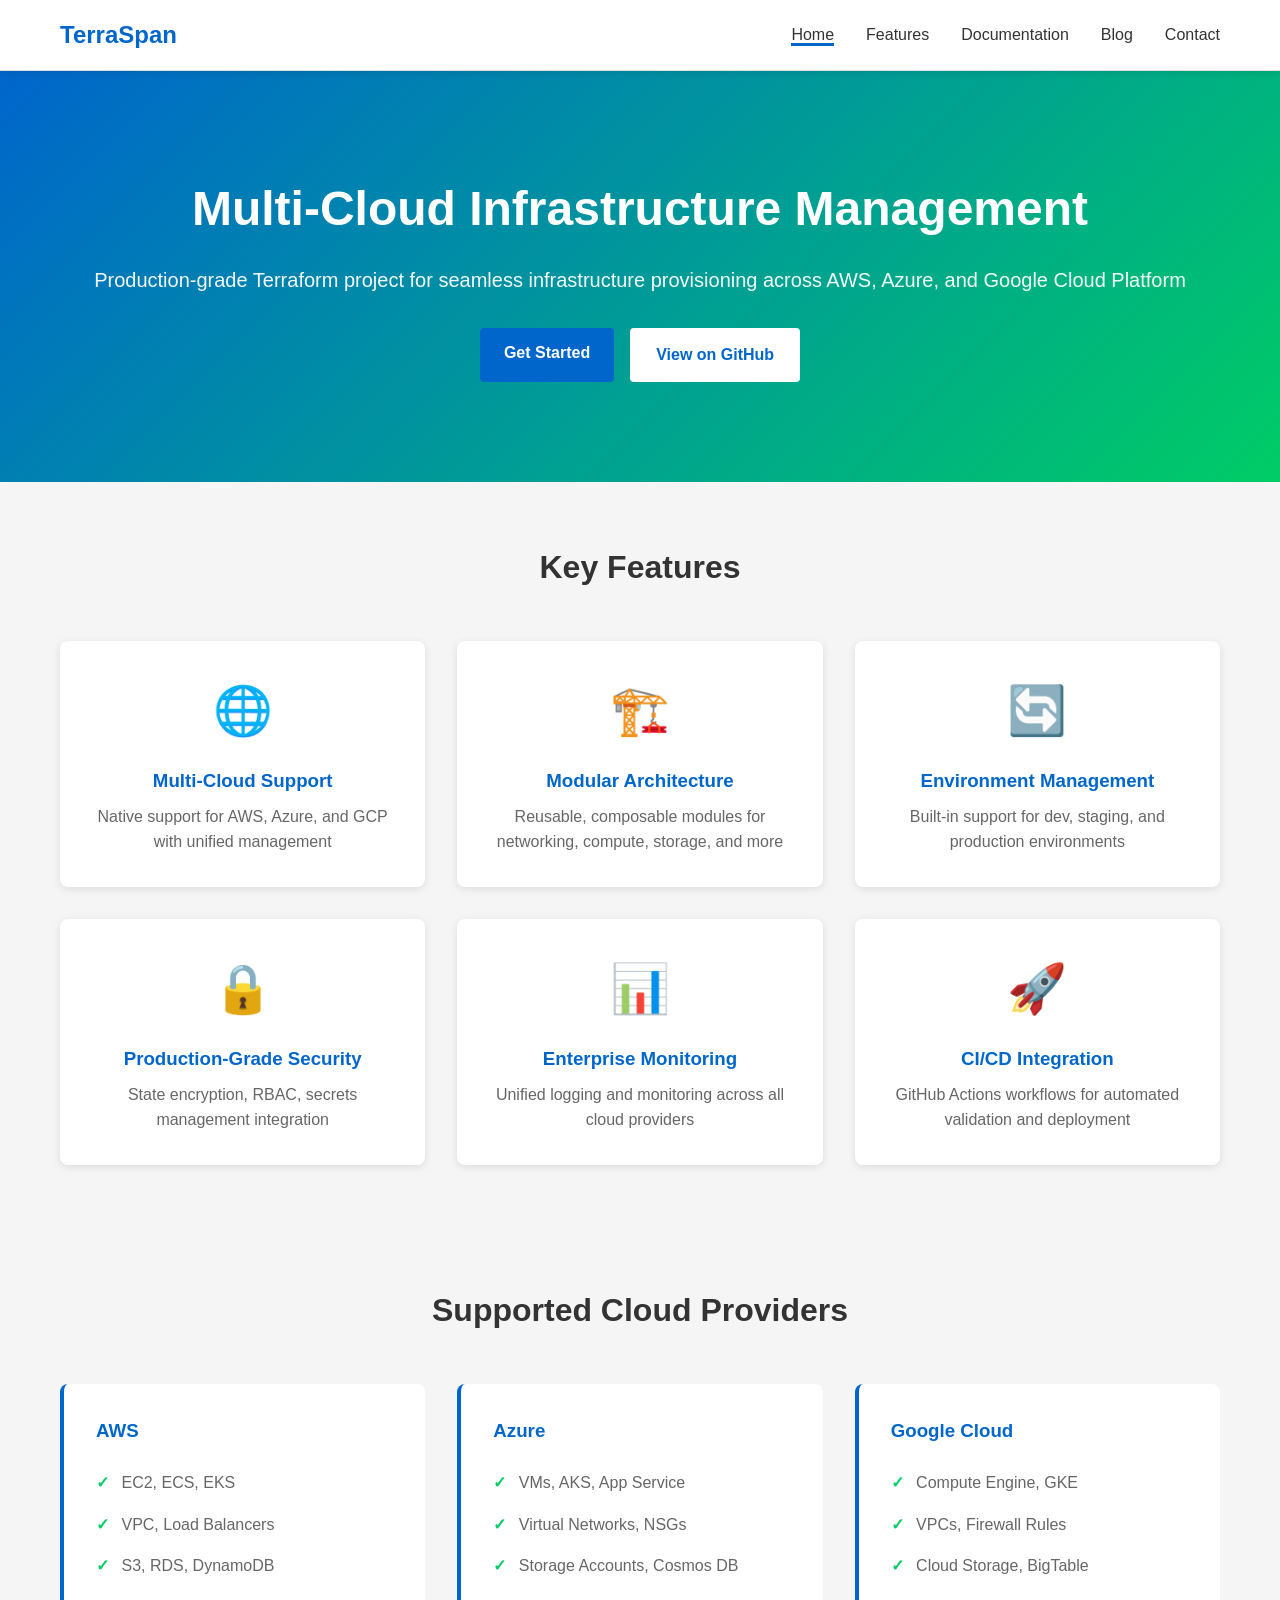
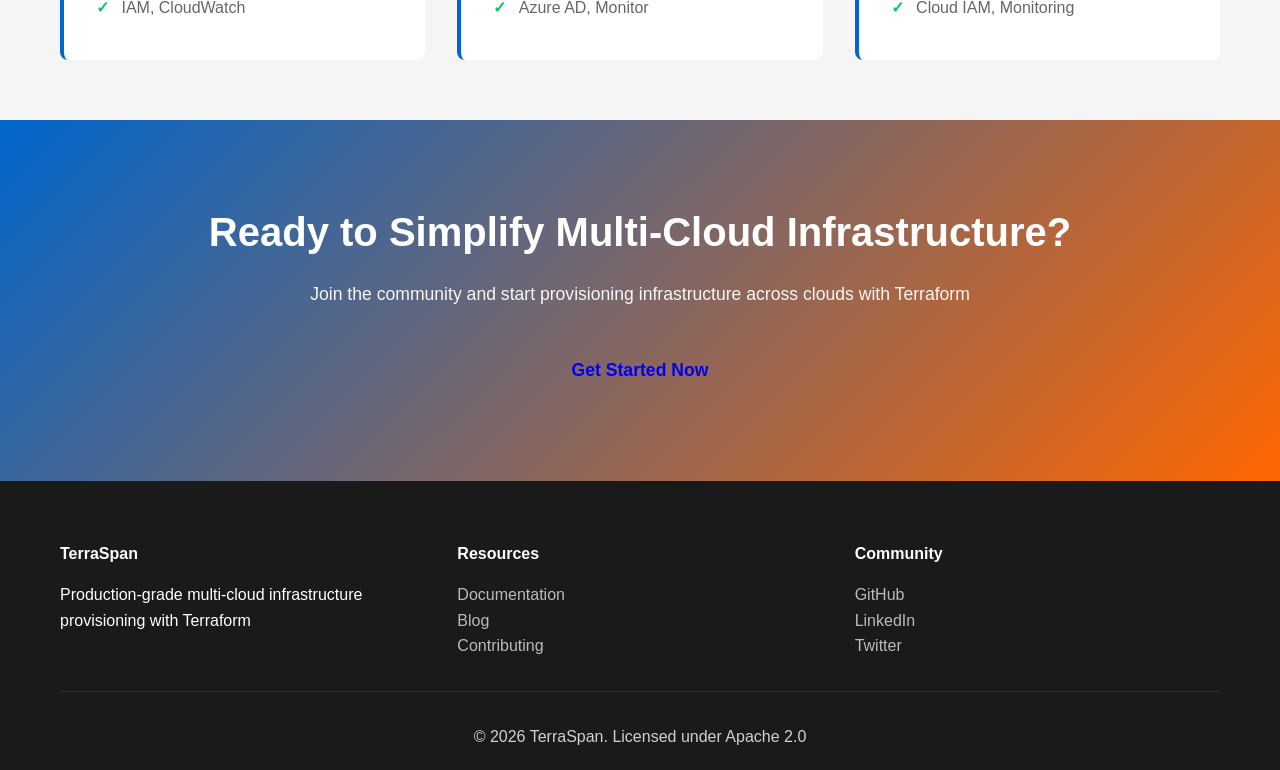
<file: website/index.html>
<!DOCTYPE html>
<html lang="en">
<head>
    <meta charset="UTF-8">
    <meta name="viewport" content="width=device-width, initial-scale=1.0">
    <title>TerraSpan - Multi-Cloud Infrastructure as Code</title>
    <meta name="description" content="Production-grade Terraform project for AWS, Azure, and GCP infrastructure provisioning">
    <link rel="stylesheet" href="css/style.css">
</head>
<body>
    <nav class="navbar">
        <div class="container">
            <div class="logo"><a href="index.html" style="text-decoration: none; color: inherit;">TerraSpan</a></div>
            <ul class="nav-links">
                <li><a href="index.html">Home</a></li>
                <li><a href="features.html">Features</a></li>
                <li><a href="docs.html">Documentation</a></li>
                <li><a href="blog.html">Blog</a></li>
                <li><a href="contact.html">Contact</a></li>
            </ul>
        </div>
    </nav>

    <section class="hero">
        <div class="container">
            <h1>Multi-Cloud Infrastructure Management</h1>
            <p>Production-grade Terraform project for seamless infrastructure provisioning across AWS, Azure, and Google Cloud Platform</p>
            <div class="hero-buttons">
                <a href="docs.html" class="btn btn-primary">Get Started</a>
                <a href="https://github.com/your-org/terraspan" class="btn btn-secondary">View on GitHub</a>
            </div>
        </div>
    </section>

    <section class="features">
        <div class="container">
            <h2>Key Features</h2>
            <div class="feature-grid">
                <div class="feature-card">
                    <div class="feature-icon">🌐</div>
                    <h3>Multi-Cloud Support</h3>
                    <p>Native support for AWS, Azure, and GCP with unified management</p>
                </div>
                <div class="feature-card">
                    <div class="feature-icon">🏗️</div>
                    <h3>Modular Architecture</h3>
                    <p>Reusable, composable modules for networking, compute, storage, and more</p>
                </div>
                <div class="feature-card">
                    <div class="feature-icon">🔄</div>
                    <h3>Environment Management</h3>
                    <p>Built-in support for dev, staging, and production environments</p>
                </div>
                <div class="feature-card">
                    <div class="feature-icon">🔒</div>
                    <h3>Production-Grade Security</h3>
                    <p>State encryption, RBAC, secrets management integration</p>
                </div>
                <div class="feature-card">
                    <div class="feature-icon">📊</div>
                    <h3>Enterprise Monitoring</h3>
                    <p>Unified logging and monitoring across all cloud providers</p>
                </div>
                <div class="feature-card">
                    <div class="feature-icon">🚀</div>
                    <h3>CI/CD Integration</h3>
                    <p>GitHub Actions workflows for automated validation and deployment</p>
                </div>
            </div>
        </div>
    </section>

    <section class="cloud-providers">
        <div class="container">
            <h2>Supported Cloud Providers</h2>
            <div class="provider-grid">
                <div class="provider">
                    <h3>AWS</h3>
                    <ul>
                        <li>EC2, ECS, EKS</li>
                        <li>VPC, Load Balancers</li>
                        <li>S3, RDS, DynamoDB</li>
                        <li>IAM, CloudWatch</li>
                    </ul>
                </div>
                <div class="provider">
                    <h3>Azure</h3>
                    <ul>
                        <li>VMs, AKS, App Service</li>
                        <li>Virtual Networks, NSGs</li>
                        <li>Storage Accounts, Cosmos DB</li>
                        <li>Azure AD, Monitor</li>
                    </ul>
                </div>
                <div class="provider">
                    <h3>Google Cloud</h3>
                    <ul>
                        <li>Compute Engine, GKE</li>
                        <li>VPCs, Firewall Rules</li>
                        <li>Cloud Storage, BigTable</li>
                        <li>Cloud IAM, Monitoring</li>
                    </ul>
                </div>
            </div>
        </div>
    </section>

    <section class="cta">
        <div class="container">
            <h2>Ready to Simplify Multi-Cloud Infrastructure?</h2>
            <p>Join the community and start provisioning infrastructure across clouds with Terraform</p>
            <a href="docs.html" class="btn btn-large">Get Started Now</a>
        </div>
    </section>

    <footer>
        <div class="container">
            <div class="footer-content">
                <div class="footer-section">
                    <h4>TerraSpan</h4>
                    <p>Production-grade multi-cloud infrastructure provisioning with Terraform</p>
                </div>
                <div class="footer-section">
                    <h4>Resources</h4>
                    <ul>
                        <li><a href="docs.html">Documentation</a></li>
                        <li><a href="blog.html">Blog</a></li>
                        <li><a href="https://github.com/your-org/terraspan/blob/main/CONTRIBUTING.md">Contributing</a></li>
                    </ul>
                </div>
                <div class="footer-section">
                    <h4>Community</h4>
                    <ul>
                        <li><a href="https://github.com/your-org/terraspan">GitHub</a></li>
                        <li><a href="https://linkedin.com/company/terraspan">LinkedIn</a></li>
                        <li><a href="https://twitter.com/terraspan">Twitter</a></li>
                    </ul>
                </div>
            </div>
            <div class="footer-bottom">
                <p>&copy; 2026 TerraSpan. Licensed under Apache 2.0</p>
            </div>
        </div>
    </footer>

    <script src="js/main.js"></script>
</body>
</html>
</file>
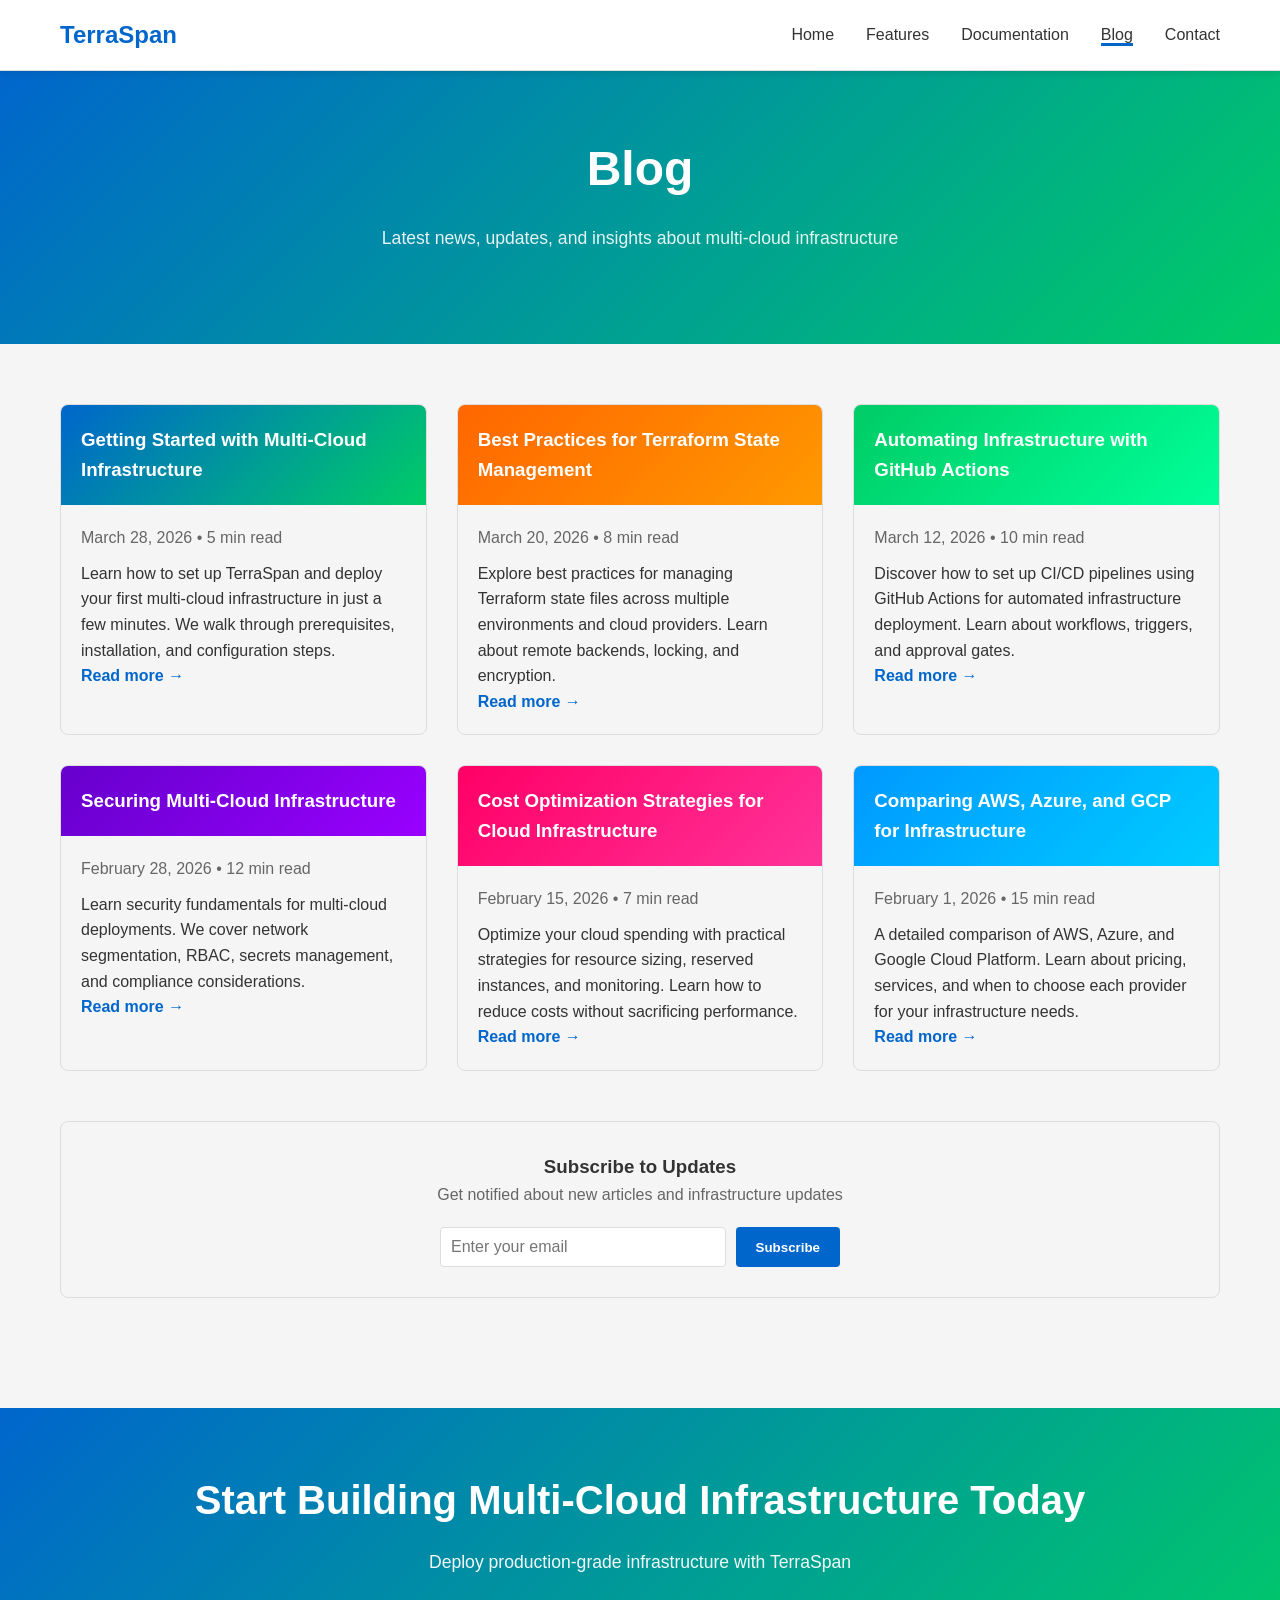
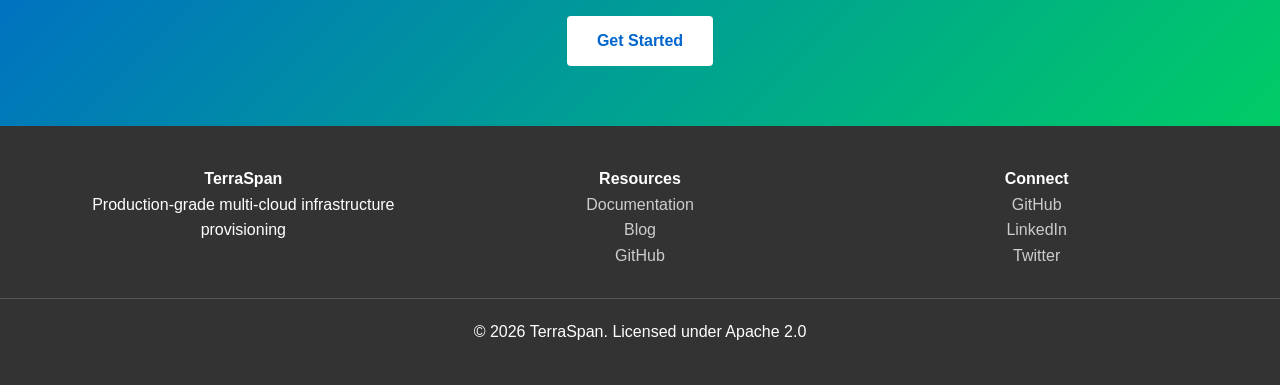
<file: website/blog.html>
<!DOCTYPE html>
<html lang="en">
<head>
    <meta charset="UTF-8">
    <meta name="viewport" content="width=device-width, initial-scale=1.0">
    <title>Blog - TerraSpan</title>
    <meta name="description" content="TerraSpan blog - articles and updates about multi-cloud infrastructure">
    <link rel="stylesheet" href="css/style.css">
</head>
<body>
    <nav class="navbar">
        <div class="container">
            <div class="logo"><a href="index.html" style="text-decoration: none; color: inherit;">TerraSpan</a></div>
            <ul class="nav-links">
                <li><a href="index.html">Home</a></li>
                <li><a href="features.html">Features</a></li>
                <li><a href="docs.html">Documentation</a></li>
                <li><a href="blog.html">Blog</a></li>
                <li><a href="contact.html">Contact</a></li>
            </ul>
        </div>
    </nav>

    <section class="hero" style="padding: 60px 0; background: linear-gradient(135deg, #0066cc 0%, #00cc66 100%);">
        <div class="container" style="color: white; text-align: center;">
            <h1>Blog</h1>
            <p style="font-size: 1.1em; opacity: 0.9;">Latest news, updates, and insights about multi-cloud infrastructure</p>
        </div>
    </section>

    <section style="padding: 60px 0;">
        <div class="container">
            <div style="display: grid; grid-template-columns: repeat(auto-fit, minmax(350px, 1fr)); gap: 30px;">
                
                <article style="border: 1px solid var(--border); border-radius: 8px; overflow: hidden; background: var(--light);">
                    <div style="padding: 20px; background: linear-gradient(135deg, #0066cc 0%, #00cc66 100%); color: white;">
                        <h3 style="margin: 0;"><a href="#" style="color: white; text-decoration: none;">Getting Started with Multi-Cloud Infrastructure</a></h3>
                    </div>
                    <div style="padding: 20px;">
                        <p style="color: var(--text-light); margin: 0 0 10px 0;">March 28, 2026 • 5 min read</p>
                        <p>Learn how to set up TerraSpan and deploy your first multi-cloud infrastructure in just a few minutes. We walk through prerequisites, installation, and configuration steps.</p>
                        <a href="#" style="color: var(--primary); text-decoration: none; font-weight: bold;">Read more →</a>
                    </div>
                </article>

                <article style="border: 1px solid var(--border); border-radius: 8px; overflow: hidden; background: var(--light);">
                    <div style="padding: 20px; background: linear-gradient(135deg, #ff6600 0%, #ff9900 100%); color: white;">
                        <h3 style="margin: 0;"><a href="#" style="color: white; text-decoration: none;">Best Practices for Terraform State Management</a></h3>
                    </div>
                    <div style="padding: 20px;">
                        <p style="color: var(--text-light); margin: 0 0 10px 0;">March 20, 2026 • 8 min read</p>
                        <p>Explore best practices for managing Terraform state files across multiple environments and cloud providers. Learn about remote backends, locking, and encryption.</p>
                        <a href="#" style="color: var(--primary); text-decoration: none; font-weight: bold;">Read more →</a>
                    </div>
                </article>

                <article style="border: 1px solid var(--border); border-radius: 8px; overflow: hidden; background: var(--light);">
                    <div style="padding: 20px; background: linear-gradient(135deg, #00cc66 0%, #00ff99 100%); color: white;">
                        <h3 style="margin: 0;"><a href="#" style="color: white; text-decoration: none;">Automating Infrastructure with GitHub Actions</a></h3>
                    </div>
                    <div style="padding: 20px;">
                        <p style="color: var(--text-light); margin: 0 0 10px 0;">March 12, 2026 • 10 min read</p>
                        <p>Discover how to set up CI/CD pipelines using GitHub Actions for automated infrastructure deployment. Learn about workflows, triggers, and approval gates.</p>
                        <a href="#" style="color: var(--primary); text-decoration: none; font-weight: bold;">Read more →</a>
                    </div>
                </article>

                <article style="border: 1px solid var(--border); border-radius: 8px; overflow: hidden; background: var(--light);">
                    <div style="padding: 20px; background: linear-gradient(135deg, #6600cc 0%, #9900ff 100%); color: white;">
                        <h3 style="margin: 0;"><a href="#" style="color: white; text-decoration: none;">Securing Multi-Cloud Infrastructure</a></h3>
                    </div>
                    <div style="padding: 20px;">
                        <p style="color: var(--text-light); margin: 0 0 10px 0;">February 28, 2026 • 12 min read</p>
                        <p>Learn security fundamentals for multi-cloud deployments. We cover network segmentation, RBAC, secrets management, and compliance considerations.</p>
                        <a href="#" style="color: var(--primary); text-decoration: none; font-weight: bold;">Read more →</a>
                    </div>
                </article>

                <article style="border: 1px solid var(--border); border-radius: 8px; overflow: hidden; background: var(--light);">
                    <div style="padding: 20px; background: linear-gradient(135deg, #ff0066 0%, #ff3399 100%); color: white;">
                        <h3 style="margin: 0;"><a href="#" style="color: white; text-decoration: none;">Cost Optimization Strategies for Cloud Infrastructure</a></h3>
                    </div>
                    <div style="padding: 20px;">
                        <p style="color: var(--text-light); margin: 0 0 10px 0;">February 15, 2026 • 7 min read</p>
                        <p>Optimize your cloud spending with practical strategies for resource sizing, reserved instances, and monitoring. Learn how to reduce costs without sacrificing performance.</p>
                        <a href="#" style="color: var(--primary); text-decoration: none; font-weight: bold;">Read more →</a>
                    </div>
                </article>

                <article style="border: 1px solid var(--border); border-radius: 8px; overflow: hidden; background: var(--light);">
                    <div style="padding: 20px; background: linear-gradient(135deg, #0099ff 0%, #00ccff 100%); color: white;">
                        <h3 style="margin: 0;"><a href="#" style="color: white; text-decoration: none;">Comparing AWS, Azure, and GCP for Infrastructure</a></h3>
                    </div>
                    <div style="padding: 20px;">
                        <p style="color: var(--text-light); margin: 0 0 10px 0;">February 1, 2026 • 15 min read</p>
                        <p>A detailed comparison of AWS, Azure, and Google Cloud Platform. Learn about pricing, services, and when to choose each provider for your infrastructure needs.</p>
                        <a href="#" style="color: var(--primary); text-decoration: none; font-weight: bold;">Read more →</a>
                    </div>
                </article>

            </div>

            <div style="margin-top: 50px; padding: 30px; background: var(--light); border-radius: 8px; text-align: center; border: 1px solid var(--border);">
                <h3>Subscribe to Updates</h3>
                <p style="color: var(--text-light);">Get notified about new articles and infrastructure updates</p>
                <form style="margin-top: 20px; display: flex; gap: 10px; max-width: 400px; margin-left: auto; margin-right: auto;">
                    <input type="email" placeholder="Enter your email" style="flex: 1; padding: 10px; border: 1px solid var(--border); border-radius: 4px; font-size: 1em;">
                    <button type="submit" style="padding: 10px 20px; background: var(--primary); color: white; border: none; border-radius: 4px; cursor: pointer; font-weight: bold;">Subscribe</button>
                </form>
            </div>
        </div>
    </section>

    <section class="cta" style="padding: 60px 0; background: linear-gradient(135deg, #0066cc 0%, #00cc66 100%); color: white; text-align: center; margin-top: 50px;">
        <div class="container">
            <h2>Start Building Multi-Cloud Infrastructure Today</h2>
            <p style="margin-bottom: 30px; font-size: 1.1em;">Deploy production-grade infrastructure with TerraSpan</p>
            <a href="docs.html" style="display: inline-block; padding: 12px 30px; background: white; color: #0066cc; text-decoration: none; border-radius: 4px; font-weight: bold; margin-top: 10px;">Get Started</a>
        </div>
    </section>

    <footer style="background: #333; color: white; padding: 40px 0; text-align: center;">
        <div class="container" style="display: grid; grid-template-columns: repeat(auto-fit, minmax(250px, 1fr)); gap: 30px; margin-bottom: 30px;">
            <div>
                <h4>TerraSpan</h4>
                <p>Production-grade multi-cloud infrastructure provisioning</p>
            </div>
            <div>
                <h4>Resources</h4>
                <ul style="list-style: none; padding: 0;">
                    <li><a href="docs.html" style="color: #ccc; text-decoration: none;">Documentation</a></li>
                    <li><a href="blog.html" style="color: #ccc; text-decoration: none;">Blog</a></li>
                    <li><a href="https://github.com/your-org/terraspan" style="color: #ccc; text-decoration: none;">GitHub</a></li>
                </ul>
            </div>
            <div>
                <h4>Connect</h4>
                <ul style="list-style: none; padding: 0;">
                    <li><a href="https://github.com/your-org/terraspan" style="color: #ccc; text-decoration: none;">GitHub</a></li>
                    <li><a href="https://linkedin.com/company/terraspan" style="color: #ccc; text-decoration: none;">LinkedIn</a></li>
                    <li><a href="https://twitter.com/terraspan" style="color: #ccc; text-decoration: none;">Twitter</a></li>
                </ul>
            </div>
        </div>
        <div style="border-top: 1px solid #555; padding-top: 20px;">
            <p>&copy; 2026 TerraSpan. Licensed under Apache 2.0</p>
        </div>
    </footer>

    <script src="js/main.js"></script>
</body>
</html>
</file>
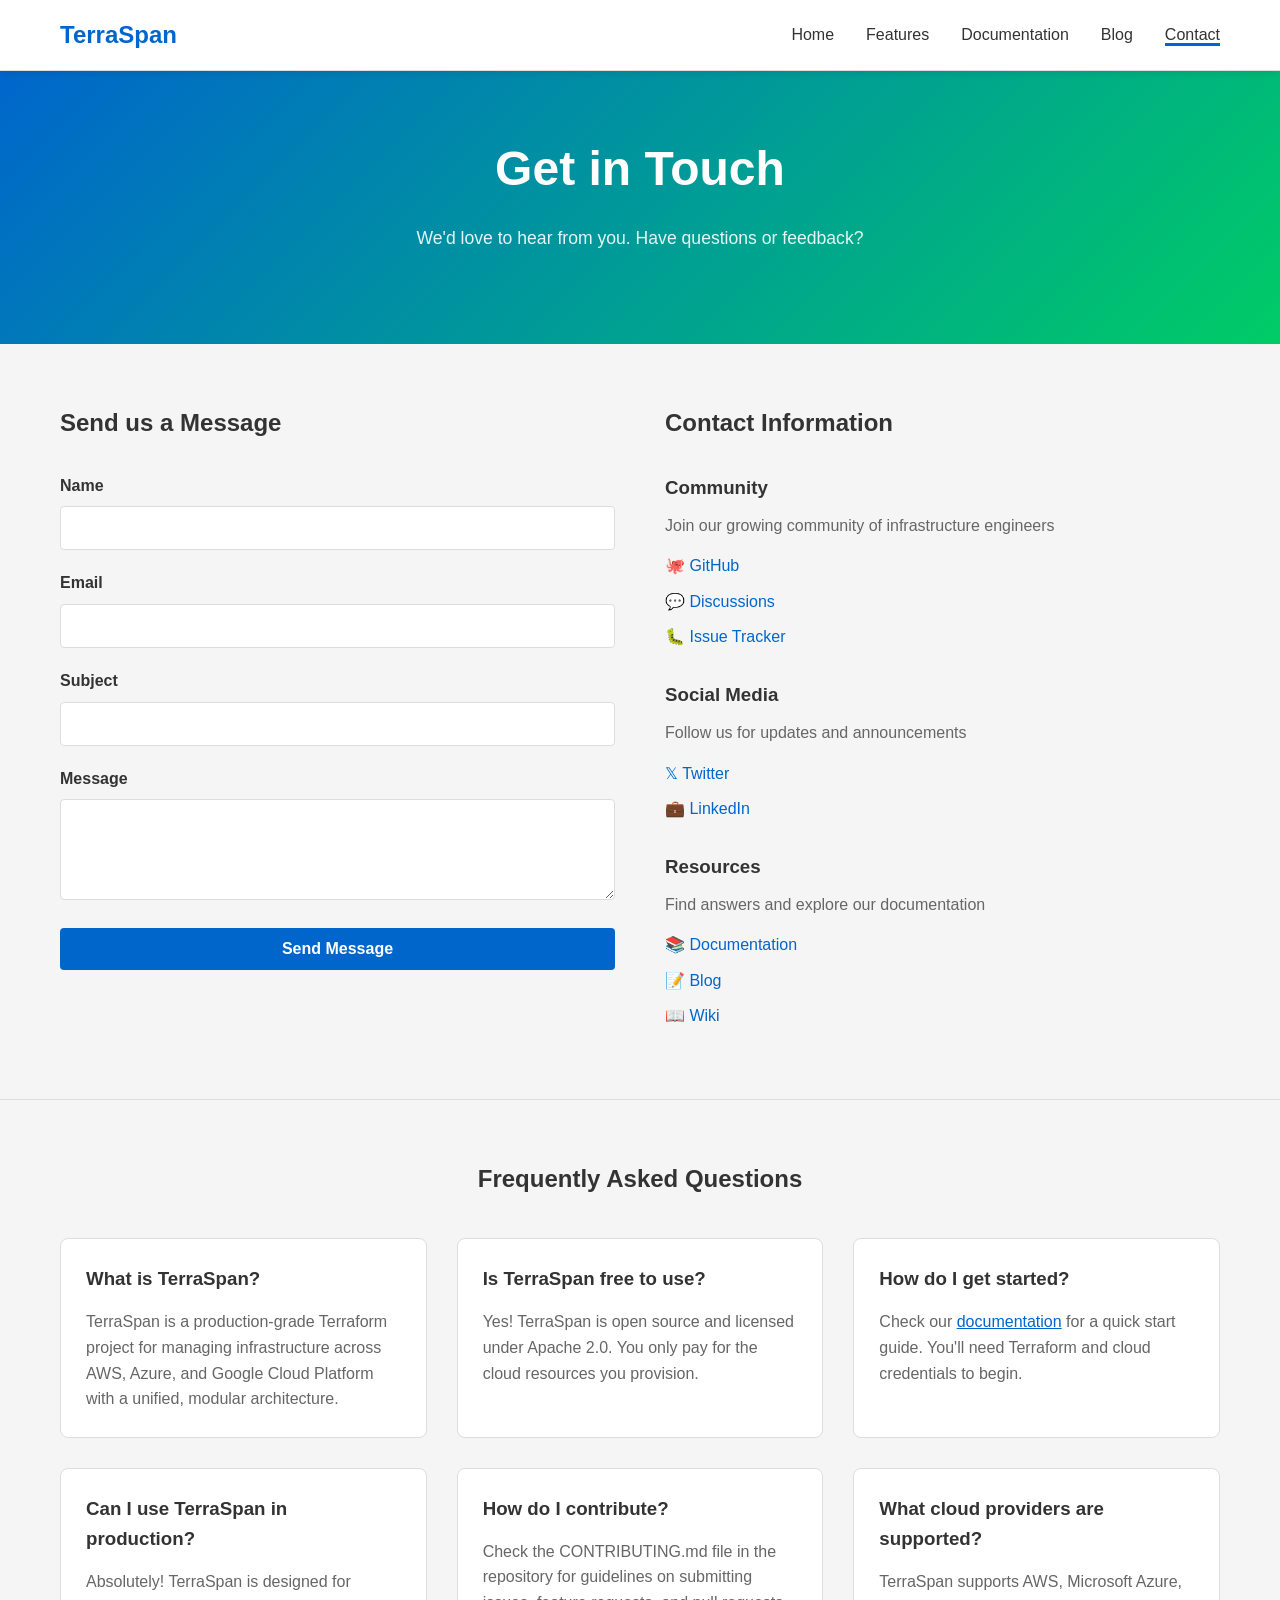
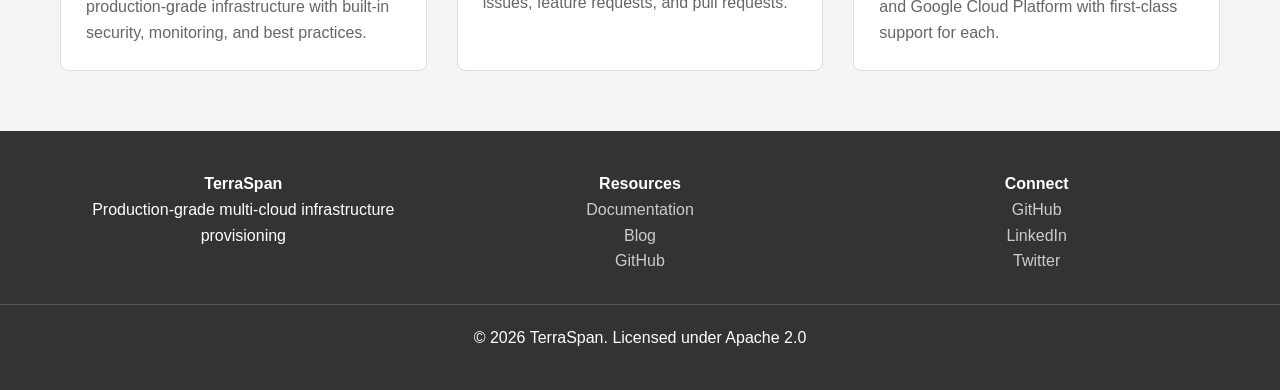
<file: website/contact.html>
<!DOCTYPE html>
<html lang="en">
<head>
    <meta charset="UTF-8">
    <meta name="viewport" content="width=device-width, initial-scale=1.0">
    <title>Contact - TerraSpan</title>
    <meta name="description" content="Get in touch with the TerraSpan team">
    <link rel="stylesheet" href="css/style.css">
</head>
<body>
    <nav class="navbar">
        <div class="container">
            <div class="logo"><a href="index.html" style="text-decoration: none; color: inherit;">TerraSpan</a></div>
            <ul class="nav-links">
                <li><a href="index.html">Home</a></li>
                <li><a href="features.html">Features</a></li>
                <li><a href="docs.html">Documentation</a></li>
                <li><a href="blog.html">Blog</a></li>
                <li><a href="contact.html">Contact</a></li>
            </ul>
        </div>
    </nav>

    <section class="hero" style="padding: 60px 0; background: linear-gradient(135deg, #0066cc 0%, #00cc66 100%);">
        <div class="container" style="color: white; text-align: center;">
            <h1>Get in Touch</h1>
            <p style="font-size: 1.1em; opacity: 0.9;">We'd love to hear from you. Have questions or feedback?</p>
        </div>
    </section>

    <section style="padding: 60px 0;">
        <div class="container">
            <div style="display: grid; grid-template-columns: 1fr 1fr; gap: 50px; align-items: start;">
                <!-- Contact Form -->
                <div>
                    <h2 style="margin-bottom: 30px;">Send us a Message</h2>
                    <form id="contact-form" style="display: flex; flex-direction: column; gap: 20px;">
                        <div>
                            <label for="name" style="display: block; margin-bottom: 8px; font-weight: bold;">Name</label>
                            <input type="text" id="name" name="name" required style="width: 100%; padding: 12px; border: 1px solid var(--border); border-radius: 4px; font-size: 1em;">
                        </div>
                        <div>
                            <label for="email" style="display: block; margin-bottom: 8px; font-weight: bold;">Email</label>
                            <input type="email" id="email" name="email" required style="width: 100%; padding: 12px; border: 1px solid var(--border); border-radius: 4px; font-size: 1em;">
                        </div>
                        <div>
                            <label for="subject" style="display: block; margin-bottom: 8px; font-weight: bold;">Subject</label>
                            <input type="text" id="subject" name="subject" required style="width: 100%; padding: 12px; border: 1px solid var(--border); border-radius: 4px; font-size: 1em;">
                        </div>
                        <div>
                            <label for="message" style="display: block; margin-bottom: 8px; font-weight: bold;">Message</label>
                            <textarea id="message" name="message" rows="5" required style="width: 100%; padding: 12px; border: 1px solid var(--border); border-radius: 4px; font-size: 1em;"></textarea>
                        </div>
                        <button type="submit" style="padding: 12px 30px; background: var(--primary); color: white; border: none; border-radius: 4px; cursor: pointer; font-weight: bold; font-size: 1em;">Send Message</button>
                        <div id="form-status" style="display: none; padding: 12px; border-radius: 4px; margin-top: 10px;"></div>
                    </form>
                </div>

                <!-- Contact Information -->
                <div>
                    <h2 style="margin-bottom: 30px;">Contact Information</h2>
                    
                    <div style="margin-bottom: 30px;">
                        <h3 style="margin-bottom: 10px;">Community</h3>
                        <p style="color: var(--text-light);">Join our growing community of infrastructure engineers</p>
                        <ul style="list-style: none; padding: 0; margin-top: 15px;">
                            <li style="margin-bottom: 10px;">
                                <a href="https://github.com/your-org/terraspan" style="color: var(--primary); text-decoration: none;">
                                    🐙 GitHub
                                </a>
                            </li>
                            <li style="margin-bottom: 10px;">
                                <a href="https://github.com/your-org/terraspan/discussions" style="color: var(--primary); text-decoration: none;">
                                    💬 Discussions
                                </a>
                            </li>
                            <li style="margin-bottom: 10px;">
                                <a href="https://github.com/your-org/terraspan/issues" style="color: var(--primary); text-decoration: none;">
                                    🐛 Issue Tracker
                                </a>
                            </li>
                        </ul>
                    </div>

                    <div style="margin-bottom: 30px;">
                        <h3 style="margin-bottom: 10px;">Social Media</h3>
                        <p style="color: var(--text-light);">Follow us for updates and announcements</p>
                        <ul style="list-style: none; padding: 0; margin-top: 15px;">
                            <li style="margin-bottom: 10px;">
                                <a href="https://twitter.com/terraspan" style="color: var(--primary); text-decoration: none;">
                                    𝕏 Twitter
                                </a>
                            </li>
                            <li style="margin-bottom: 10px;">
                                <a href="https://linkedin.com/company/terraspan" style="color: var(--primary); text-decoration: none;">
                                    💼 LinkedIn
                                </a>
                            </li>
                        </ul>
                    </div>

                    <div>
                        <h3 style="margin-bottom: 10px;">Resources</h3>
                        <p style="color: var(--text-light);">Find answers and explore our documentation</p>
                        <ul style="list-style: none; padding: 0; margin-top: 15px;">
                            <li style="margin-bottom: 10px;">
                                <a href="docs.html" style="color: var(--primary); text-decoration: none;">
                                    📚 Documentation
                                </a>
                            </li>
                            <li style="margin-bottom: 10px;">
                                <a href="blog.html" style="color: var(--primary); text-decoration: none;">
                                    📝 Blog
                                </a>
                            </li>
                            <li style="margin-bottom: 10px;">
                                <a href="https://github.com/your-org/terraspan/wiki" style="color: var(--primary); text-decoration: none;">
                                    📖 Wiki
                                </a>
                            </li>
                        </ul>
                    </div>
                </div>
            </div>
        </div>
    </section>

    <section style="padding: 60px 0; background: var(--light); border-top: 1px solid var(--border);">
        <div class="container">
            <h2 style="text-align: center; margin-bottom: 40px;">Frequently Asked Questions</h2>
            <div style="display: grid; grid-template-columns: repeat(auto-fit, minmax(300px, 1fr)); gap: 30px;">
                
                <div style="background: white; padding: 25px; border-radius: 8px; border: 1px solid var(--border);">
                    <h3 style="margin-bottom: 15px;">What is TerraSpan?</h3>
                    <p style="color: var(--text-light);">TerraSpan is a production-grade Terraform project for managing infrastructure across AWS, Azure, and Google Cloud Platform with a unified, modular architecture.</p>
                </div>

                <div style="background: white; padding: 25px; border-radius: 8px; border: 1px solid var(--border);">
                    <h3 style="margin-bottom: 15px;">Is TerraSpan free to use?</h3>
                    <p style="color: var(--text-light);">Yes! TerraSpan is open source and licensed under Apache 2.0. You only pay for the cloud resources you provision.</p>
                </div>

                <div style="background: white; padding: 25px; border-radius: 8px; border: 1px solid var(--border);">
                    <h3 style="margin-bottom: 15px;">How do I get started?</h3>
                    <p style="color: var(--text-light);">Check our <a href="docs.html" style="color: var(--primary);">documentation</a> for a quick start guide. You'll need Terraform and cloud credentials to begin.</p>
                </div>

                <div style="background: white; padding: 25px; border-radius: 8px; border: 1px solid var(--border);">
                    <h3 style="margin-bottom: 15px;">Can I use TerraSpan in production?</h3>
                    <p style="color: var(--text-light);">Absolutely! TerraSpan is designed for production-grade infrastructure with built-in security, monitoring, and best practices.</p>
                </div>

                <div style="background: white; padding: 25px; border-radius: 8px; border: 1px solid var(--border);">
                    <h3 style="margin-bottom: 15px;">How do I contribute?</h3>
                    <p style="color: var(--text-light);">Check the CONTRIBUTING.md file in the repository for guidelines on submitting issues, feature requests, and pull requests.</p>
                </div>

                <div style="background: white; padding: 25px; border-radius: 8px; border: 1px solid var(--border);">
                    <h3 style="margin-bottom: 15px;">What cloud providers are supported?</h3>
                    <p style="color: var(--text-light);">TerraSpan supports AWS, Microsoft Azure, and Google Cloud Platform with first-class support for each.</p>
                </div>

            </div>
        </div>
    </section>

    <footer style="background: #333; color: white; padding: 40px 0; text-align: center;">
        <div class="container" style="display: grid; grid-template-columns: repeat(auto-fit, minmax(250px, 1fr)); gap: 30px; margin-bottom: 30px;">
            <div>
                <h4>TerraSpan</h4>
                <p>Production-grade multi-cloud infrastructure provisioning</p>
            </div>
            <div>
                <h4>Resources</h4>
                <ul style="list-style: none; padding: 0;">
                    <li><a href="docs.html" style="color: #ccc; text-decoration: none;">Documentation</a></li>
                    <li><a href="blog.html" style="color: #ccc; text-decoration: none;">Blog</a></li>
                    <li><a href="https://github.com/your-org/terraspan" style="color: #ccc; text-decoration: none;">GitHub</a></li>
                </ul>
            </div>
            <div>
                <h4>Connect</h4>
                <ul style="list-style: none; padding: 0;">
                    <li><a href="https://github.com/your-org/terraspan" style="color: #ccc; text-decoration: none;">GitHub</a></li>
                    <li><a href="https://linkedin.com/company/terraspan" style="color: #ccc; text-decoration: none;">LinkedIn</a></li>
                    <li><a href="https://twitter.com/terraspan" style="color: #ccc; text-decoration: none;">Twitter</a></li>
                </ul>
            </div>
        </div>
        <div style="border-top: 1px solid #555; padding-top: 20px;">
            <p>&copy; 2026 TerraSpan. Licensed under Apache 2.0</p>
        </div>
    </footer>

    <script src="js/main.js"></script>
</body>
</html>
</file>
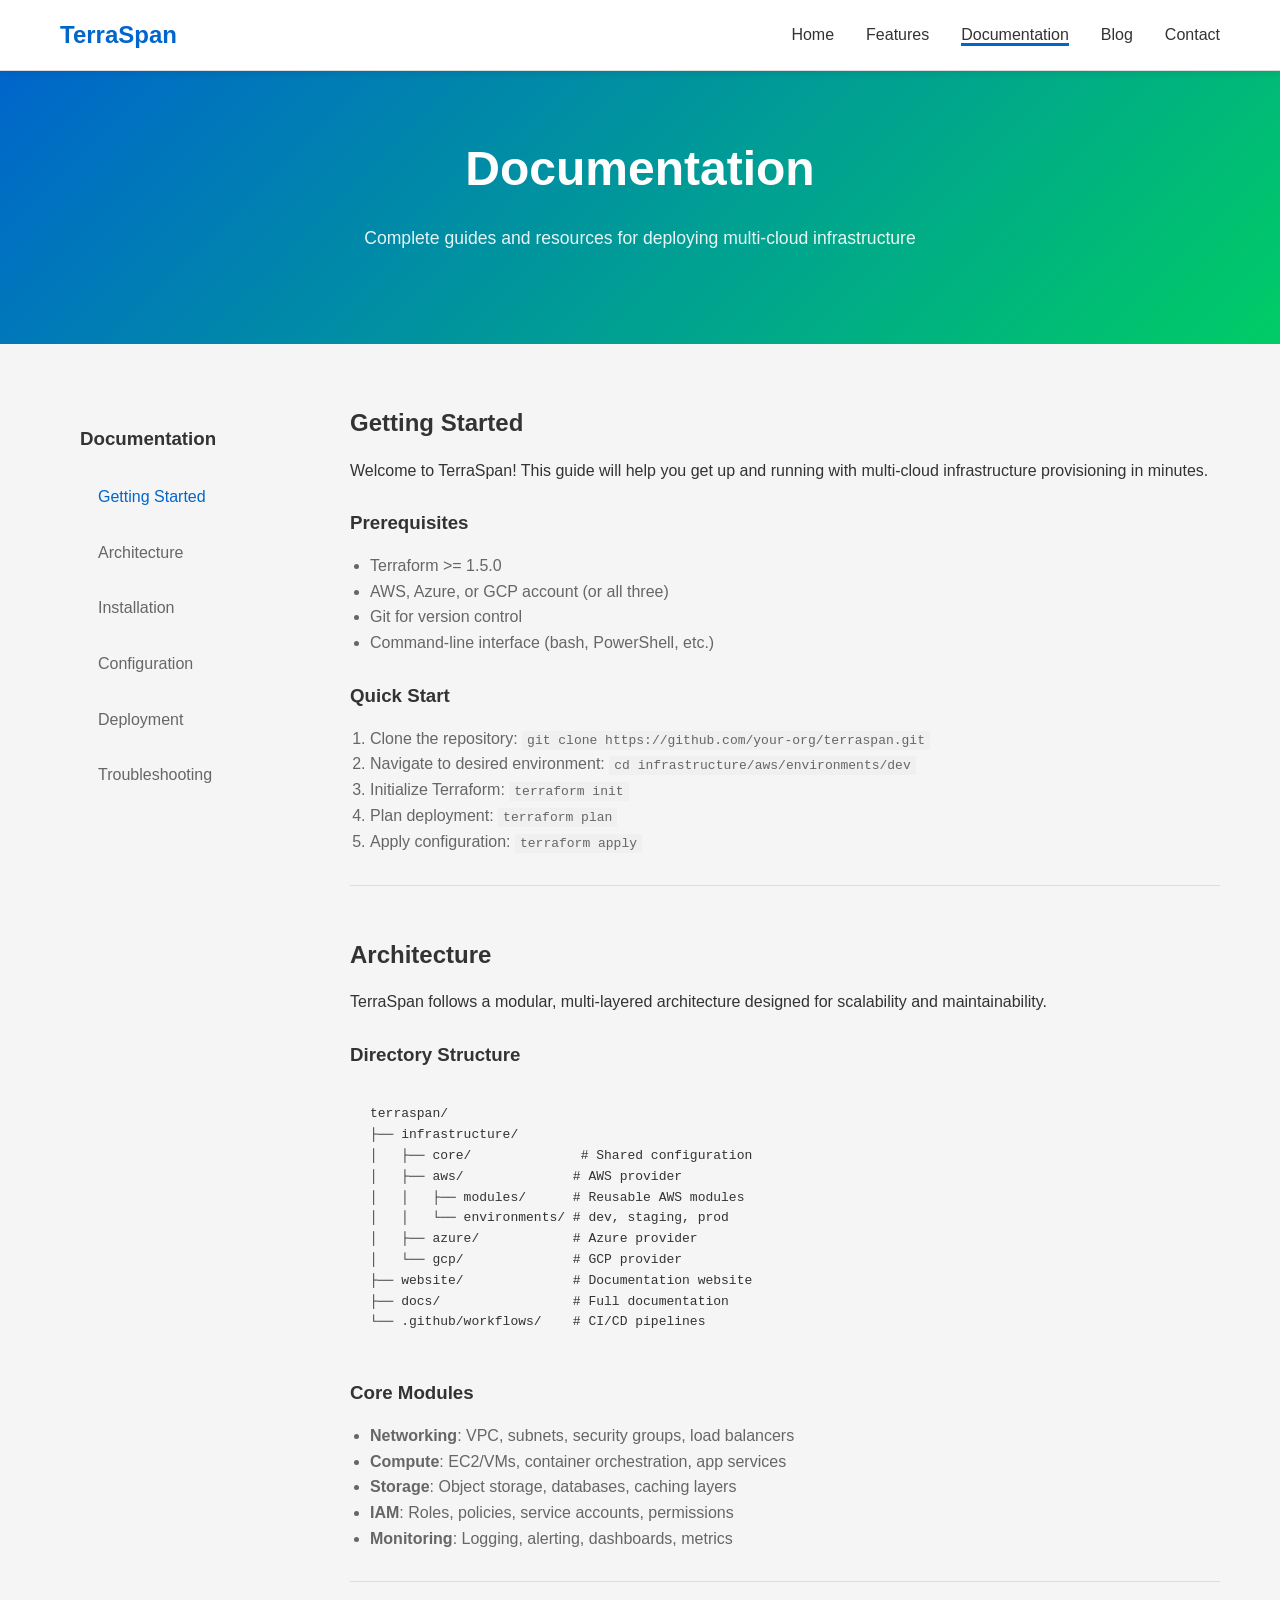
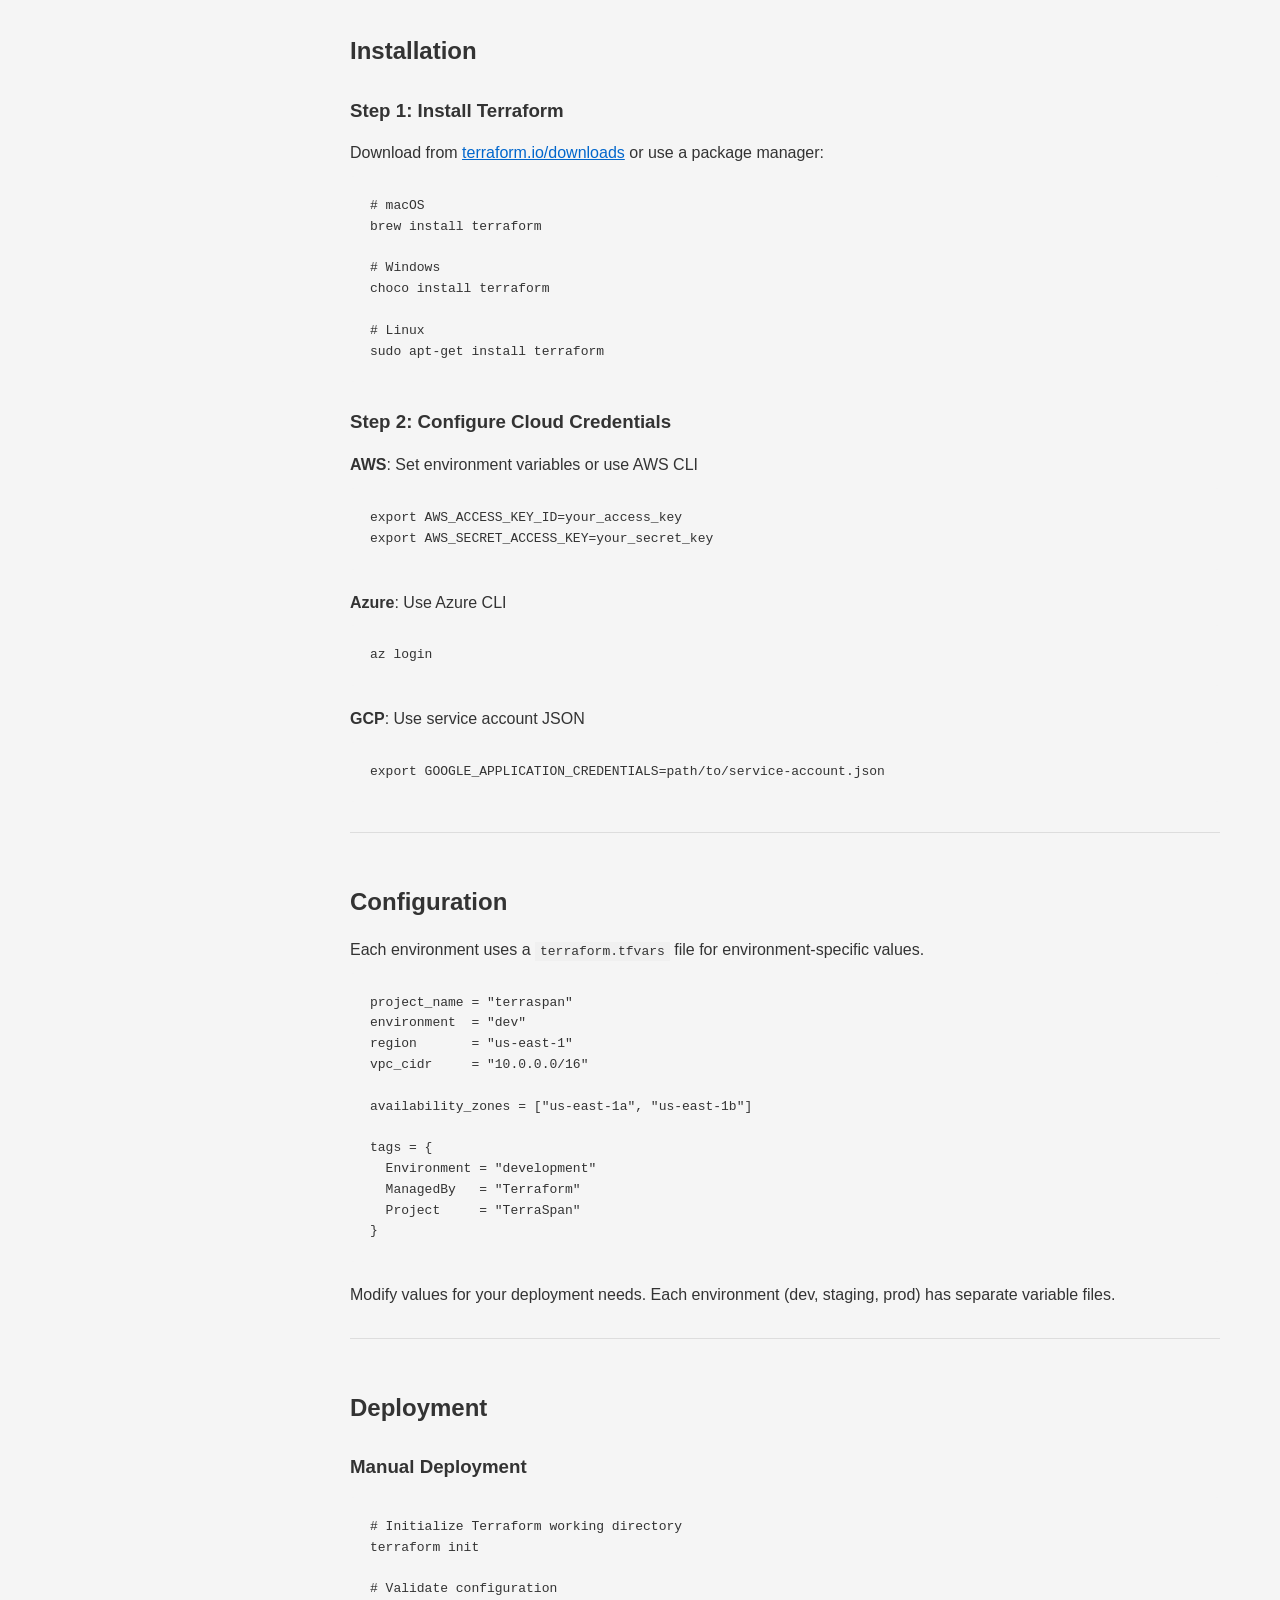
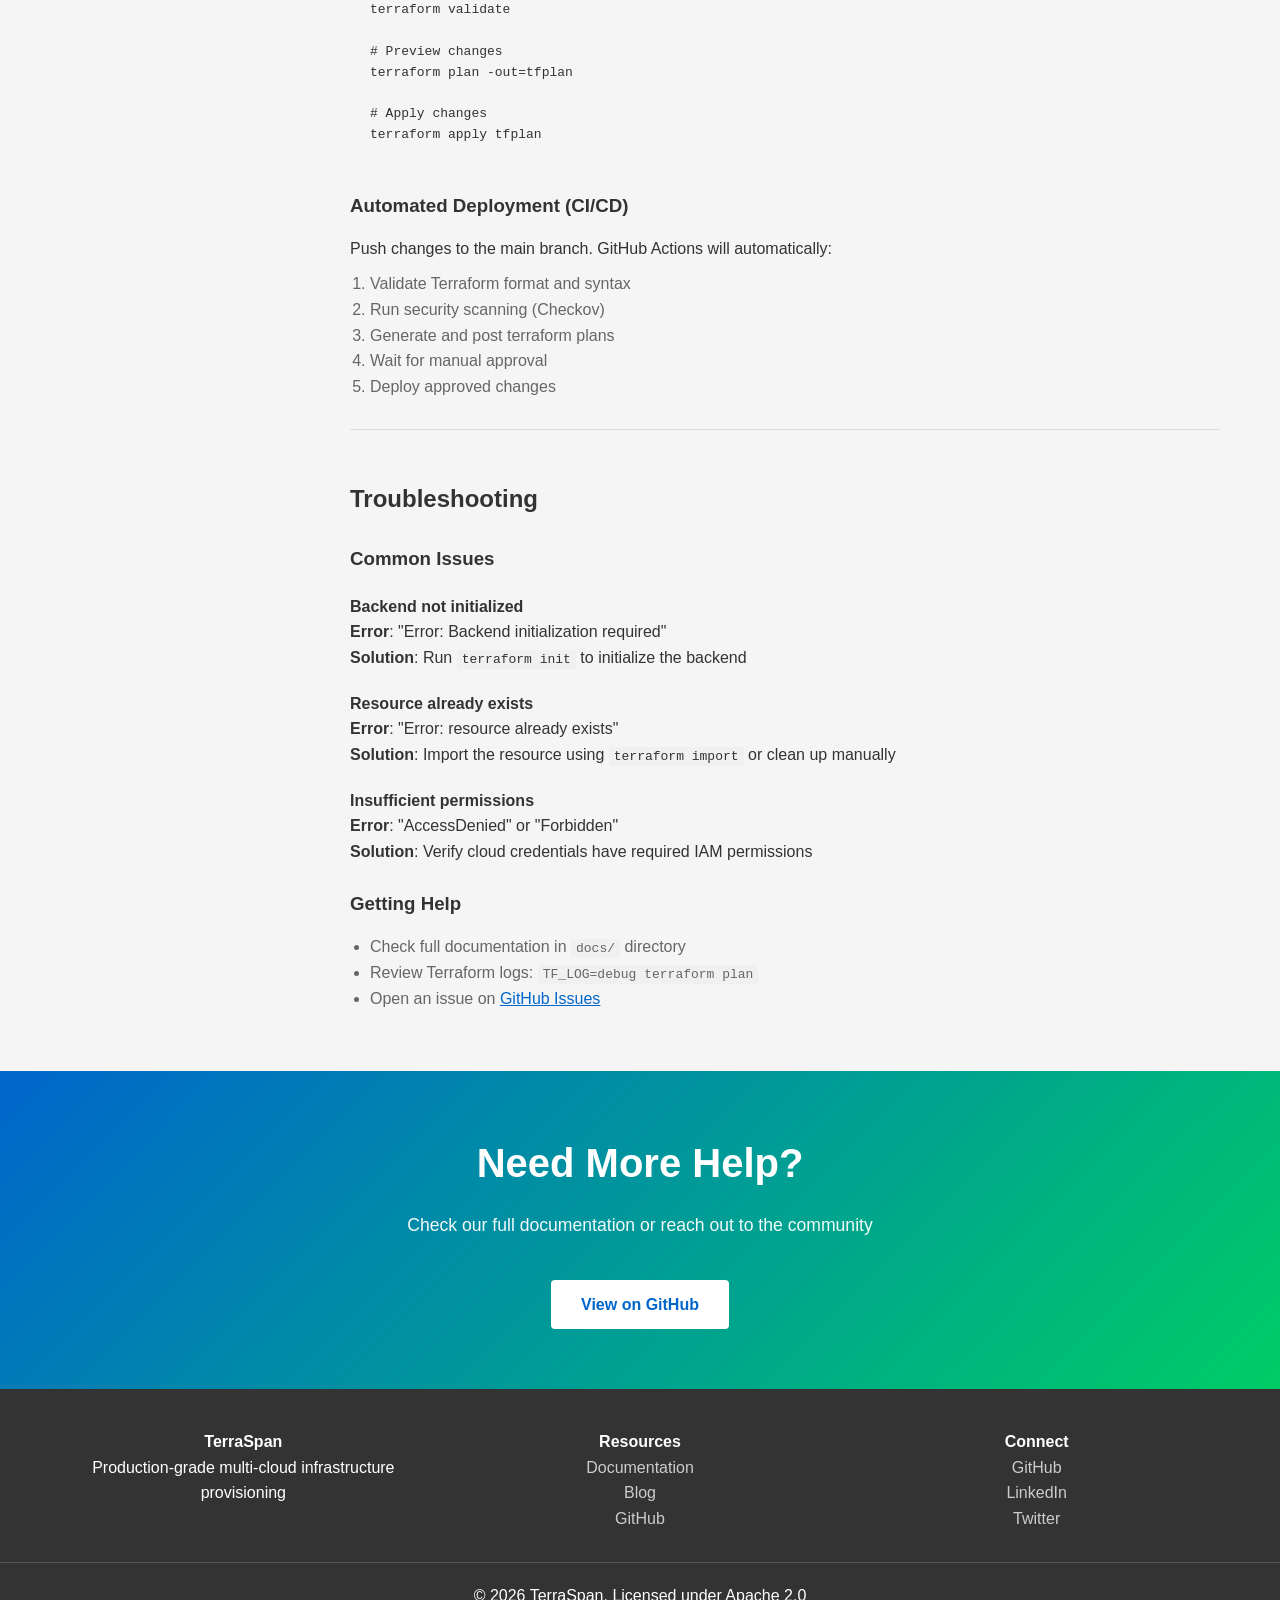
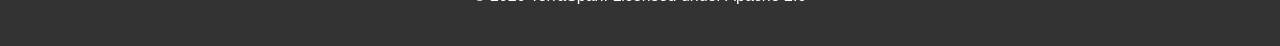
<file: website/docs.html>
<!DOCTYPE html>
<html lang="en">
<head>
    <meta charset="UTF-8">
    <meta name="viewport" content="width=device-width, initial-scale=1.0">
    <title>Documentation - TerraSpan</title>
    <meta name="description" content="TerraSpan documentation and guides for multi-cloud infrastructure deployment">
    <link rel="stylesheet" href="css/style.css">
</head>
<body>
    <nav class="navbar">
        <div class="container">
            <div class="logo"><a href="index.html" style="text-decoration: none; color: inherit;">TerraSpan</a></div>
            <ul class="nav-links">
                <li><a href="index.html">Home</a></li>
                <li><a href="features.html">Features</a></li>
                <li><a href="docs.html">Documentation</a></li>
                <li><a href="blog.html">Blog</a></li>
                <li><a href="contact.html">Contact</a></li>
            </ul>
        </div>
    </nav>

    <section class="hero" style="padding: 60px 0; background: linear-gradient(135deg, #0066cc 0%, #00cc66 100%);">
        <div class="container" style="color: white; text-align: center;">
            <h1>Documentation</h1>
            <p style="font-size: 1.1em; opacity: 0.9;">Complete guides and resources for deploying multi-cloud infrastructure</p>
        </div>
    </section>

    <section style="padding: 60px 0;">
        <div class="container">
            <div style="display: grid; grid-template-columns: 250px 1fr; gap: 40px;">
                <!-- Sidebar Navigation -->
                <aside style="background: var(--light); padding: 20px; border-radius: 8px; height: fit-content;">
                    <h3 style="margin-bottom: 20px;">Documentation</h3>
                    <nav style="display: flex; flex-direction: column; gap: 10px;">
                        <a href="#getting-started" style="padding: 10px; color: var(--primary); text-decoration: none; border-left: 3px solid transparent; padding-left: 15px; transition: all 0.3s;">Getting Started</a>
                        <a href="#architecture" style="padding: 10px; color: var(--text-light); text-decoration: none; border-left: 3px solid transparent; padding-left: 15px; transition: all 0.3s;">Architecture</a>
                        <a href="#installation" style="padding: 10px; color: var(--text-light); text-decoration: none; border-left: 3px solid transparent; padding-left: 15px; transition: all 0.3s;">Installation</a>
                        <a href="#configuration" style="padding: 10px; color: var(--text-light); text-decoration: none; border-left: 3px solid transparent; padding-left: 15px; transition: all 0.3s;">Configuration</a>
                        <a href="#deployment" style="padding: 10px; color: var(--text-light); text-decoration: none; border-left: 3px solid transparent; padding-left: 15px; transition: all 0.3s;">Deployment</a>
                        <a href="#troubleshooting" style="padding: 10px; color: var(--text-light); text-decoration: none; border-left: 3px solid transparent; padding-left: 15px; transition: all 0.3s;">Troubleshooting</a>
                    </nav>
                </aside>

                <!-- Main Content -->
                <main>
                    <section id="getting-started" style="margin-bottom: 50px; padding-bottom: 30px; border-bottom: 1px solid var(--border);">
                        <h2>Getting Started</h2>
                        <p style="margin-top: 15px;">Welcome to TerraSpan! This guide will help you get up and running with multi-cloud infrastructure provisioning in minutes.</p>
                        <h3 style="margin-top: 25px; margin-bottom: 15px;">Prerequisites</h3>
                        <ul style="margin-left: 20px; color: var(--text-light);">
                            <li>Terraform >= 1.5.0</li>
                            <li>AWS, Azure, or GCP account (or all three)</li>
                            <li>Git for version control</li>
                            <li>Command-line interface (bash, PowerShell, etc.)</li>
                        </ul>
                        <h3 style="margin-top: 25px; margin-bottom: 15px;">Quick Start</h3>
                        <ol style="margin-left: 20px; color: var(--text-light);">
                            <li>Clone the repository: <code style="background: #f0f0f0; padding: 2px 5px;">git clone https://github.com/your-org/terraspan.git</code></li>
                            <li>Navigate to desired environment: <code style="background: #f0f0f0; padding: 2px 5px;">cd infrastructure/aws/environments/dev</code></li>
                            <li>Initialize Terraform: <code style="background: #f0f0f0; padding: 2px 5px;">terraform init</code></li>
                            <li>Plan deployment: <code style="background: #f0f0f0; padding: 2px 5px;">terraform plan</code></li>
                            <li>Apply configuration: <code style="background: #f0f0f0; padding: 2px 5px;">terraform apply</code></li>
                        </ol>
                    </section>

                    <section id="architecture" style="margin-bottom: 50px; padding-bottom: 30px; border-bottom: 1px solid var(--border);">
                        <h2>Architecture</h2>
                        <p style="margin-top: 15px;">TerraSpan follows a modular, multi-layered architecture designed for scalability and maintainability.</p>
                        <h3 style="margin-top: 25px; margin-bottom: 15px;">Directory Structure</h3>
                        <pre style="background: #f5f5f5; padding: 20px; border-radius: 4px; overflow-x: auto; color: var(--text);"><code>terraspan/
├── infrastructure/
│   ├── core/              # Shared configuration
│   ├── aws/              # AWS provider
│   │   ├── modules/      # Reusable AWS modules
│   │   └── environments/ # dev, staging, prod
│   ├── azure/            # Azure provider
│   └── gcp/              # GCP provider
├── website/              # Documentation website
├── docs/                 # Full documentation
└── .github/workflows/    # CI/CD pipelines</code></pre>
                        <h3 style="margin-top: 25px; margin-bottom: 15px;">Core Modules</h3>
                        <ul style="margin-left: 20px; color: var(--text-light);">
                            <li><strong>Networking</strong>: VPC, subnets, security groups, load balancers</li>
                            <li><strong>Compute</strong>: EC2/VMs, container orchestration, app services</li>
                            <li><strong>Storage</strong>: Object storage, databases, caching layers</li>
                            <li><strong>IAM</strong>: Roles, policies, service accounts, permissions</li>
                            <li><strong>Monitoring</strong>: Logging, alerting, dashboards, metrics</li>
                        </ul>
                    </section>

                    <section id="installation" style="margin-bottom: 50px; padding-bottom: 30px; border-bottom: 1px solid var(--border);">
                        <h2>Installation</h2>
                        <h3 style="margin-top: 25px; margin-bottom: 15px;">Step 1: Install Terraform</h3>
                        <p>Download from <a href="https://www.terraform.io/downloads" style="color: var(--primary);">terraform.io/downloads</a> or use a package manager:</p>
                        <pre style="background: #f5f5f5; padding: 20px; border-radius: 4px; margin-top: 10px;"><code># macOS
brew install terraform

# Windows
choco install terraform

# Linux
sudo apt-get install terraform</code></pre>
                        <h3 style="margin-top: 25px; margin-bottom: 15px;">Step 2: Configure Cloud Credentials</h3>
                        <p style="margin-top: 15px;"><strong>AWS</strong>: Set environment variables or use AWS CLI</p>
                        <pre style="background: #f5f5f5; padding: 20px; border-radius: 4px; margin-top: 10px;"><code>export AWS_ACCESS_KEY_ID=your_access_key
export AWS_SECRET_ACCESS_KEY=your_secret_key</code></pre>
                        <p style="margin-top: 20px;"><strong>Azure</strong>: Use Azure CLI</p>
                        <pre style="background: #f5f5f5; padding: 20px; border-radius: 4px; margin-top: 10px;"><code>az login</code></pre>
                        <p style="margin-top: 20px;"><strong>GCP</strong>: Use service account JSON</p>
                        <pre style="background: #f5f5f5; padding: 20px; border-radius: 4px; margin-top: 10px;"><code>export GOOGLE_APPLICATION_CREDENTIALS=path/to/service-account.json</code></pre>
                    </section>

                    <section id="configuration" style="margin-bottom: 50px; padding-bottom: 30px; border-bottom: 1px solid var(--border);">
                        <h2>Configuration</h2>
                        <p style="margin-top: 15px;">Each environment uses a <code style="background: #f0f0f0; padding: 2px 5px;">terraform.tfvars</code> file for environment-specific values.</p>
                        <pre style="background: #f5f5f5; padding: 20px; border-radius: 4px; margin-top: 10px;"><code>project_name = "terraspan"
environment  = "dev"
region       = "us-east-1"
vpc_cidr     = "10.0.0.0/16"

availability_zones = ["us-east-1a", "us-east-1b"]

tags = {
  Environment = "development"
  ManagedBy   = "Terraform"
  Project     = "TerraSpan"
}</code></pre>
                        <p style="margin-top: 20px;">Modify values for your deployment needs. Each environment (dev, staging, prod) has separate variable files.</p>
                    </section>

                    <section id="deployment" style="margin-bottom: 50px; padding-bottom: 30px; border-bottom: 1px solid var(--border);">
                        <h2>Deployment</h2>
                        <h3 style="margin-top: 25px; margin-bottom: 15px;">Manual Deployment</h3>
                        <pre style="background: #f5f5f5; padding: 20px; border-radius: 4px; margin-top: 10px;"><code># Initialize Terraform working directory
terraform init

# Validate configuration
terraform validate

# Preview changes
terraform plan -out=tfplan

# Apply changes
terraform apply tfplan</code></pre>
                        <h3 style="margin-top: 25px; margin-bottom: 15px;">Automated Deployment (CI/CD)</h3>
                        <p style="margin-top: 15px;">Push changes to the main branch. GitHub Actions will automatically:</p>
                        <ol style="margin-left: 20px; color: var(--text-light); margin-top: 10px;">
                            <li>Validate Terraform format and syntax</li>
                            <li>Run security scanning (Checkov)</li>
                            <li>Generate and post terraform plans</li>
                            <li>Wait for manual approval</li>
                            <li>Deploy approved changes</li>
                        </ol>
                    </section>

                    <section id="troubleshooting">
                        <h2>Troubleshooting</h2>
                        <h3 style="margin-top: 25px; margin-bottom: 15px;">Common Issues</h3>
                        <h4 style="margin-top: 20px;">Backend not initialized</h4>
                        <p><strong>Error</strong>: "Error: Backend initialization required"</p>
                        <p><strong>Solution</strong>: Run <code style="background: #f0f0f0; padding: 2px 5px;">terraform init</code> to initialize the backend</p>
                        <h4 style="margin-top: 20px;">Resource already exists</h4>
                        <p><strong>Error</strong>: "Error: resource already exists"</p>
                        <p><strong>Solution</strong>: Import the resource using <code style="background: #f0f0f0; padding: 2px 5px;">terraform import</code> or clean up manually</p>
                        <h4 style="margin-top: 20px;">Insufficient permissions</h4>
                        <p><strong>Error</strong>: "AccessDenied" or "Forbidden"</p>
                        <p><strong>Solution</strong>: Verify cloud credentials have required IAM permissions</p>
                        <h3 style="margin-top: 25px; margin-bottom: 15px;">Getting Help</h3>
                        <ul style="margin-left: 20px; color: var(--text-light); margin-top: 10px;">
                            <li>Check full documentation in <code style="background: #f0f0f0; padding: 2px 5px;">docs/</code> directory</li>
                            <li>Review Terraform logs: <code style="background: #f0f0f0; padding: 2px 5px;">TF_LOG=debug terraform plan</code></li>
                            <li>Open an issue on <a href="https://github.com/your-org/terraspan/issues" style="color: var(--primary);">GitHub Issues</a></li>
                        </ul>
                    </section>
                </main>
            </div>
        </div>
    </section>

    <section class="cta" style="padding: 60px 0; background: linear-gradient(135deg, #0066cc 0%, #00cc66 100%); color: white; text-align: center;">
        <div class="container">
            <h2>Need More Help?</h2>
            <p style="margin-bottom: 30px; font-size: 1.1em;">Check our full documentation or reach out to the community</p>
            <a href="https://github.com/your-org/terraspan" style="display: inline-block; padding: 12px 30px; background: white; color: #0066cc; text-decoration: none; border-radius: 4px; font-weight: bold; margin-top: 10px;">View on GitHub</a>
        </div>
    </section>

    <footer style="background: #333; color: white; padding: 40px 0; text-align: center;">
        <div class="container" style="display: grid; grid-template-columns: repeat(auto-fit, minmax(250px, 1fr)); gap: 30px; margin-bottom: 30px;">
            <div>
                <h4>TerraSpan</h4>
                <p>Production-grade multi-cloud infrastructure provisioning</p>
            </div>
            <div>
                <h4>Resources</h4>
                <ul style="list-style: none; padding: 0;">
                    <li><a href="docs.html" style="color: #ccc; text-decoration: none;">Documentation</a></li>
                    <li><a href="blog.html" style="color: #ccc; text-decoration: none;">Blog</a></li>
                    <li><a href="https://github.com/your-org/terraspan" style="color: #ccc; text-decoration: none;">GitHub</a></li>
                </ul>
            </div>
            <div>
                <h4>Connect</h4>
                <ul style="list-style: none; padding: 0;">
                    <li><a href="https://github.com/your-org/terraspan" style="color: #ccc; text-decoration: none;">GitHub</a></li>
                    <li><a href="https://linkedin.com/company/terraspan" style="color: #ccc; text-decoration: none;">LinkedIn</a></li>
                    <li><a href="https://twitter.com/terraspan" style="color: #ccc; text-decoration: none;">Twitter</a></li>
                </ul>
            </div>
        </div>
        <div style="border-top: 1px solid #555; padding-top: 20px;">
            <p>&copy; 2026 TerraSpan. Licensed under Apache 2.0</p>
        </div>
    </footer>

    <script src="js/main.js"></script>
</body>
</html>
</file>
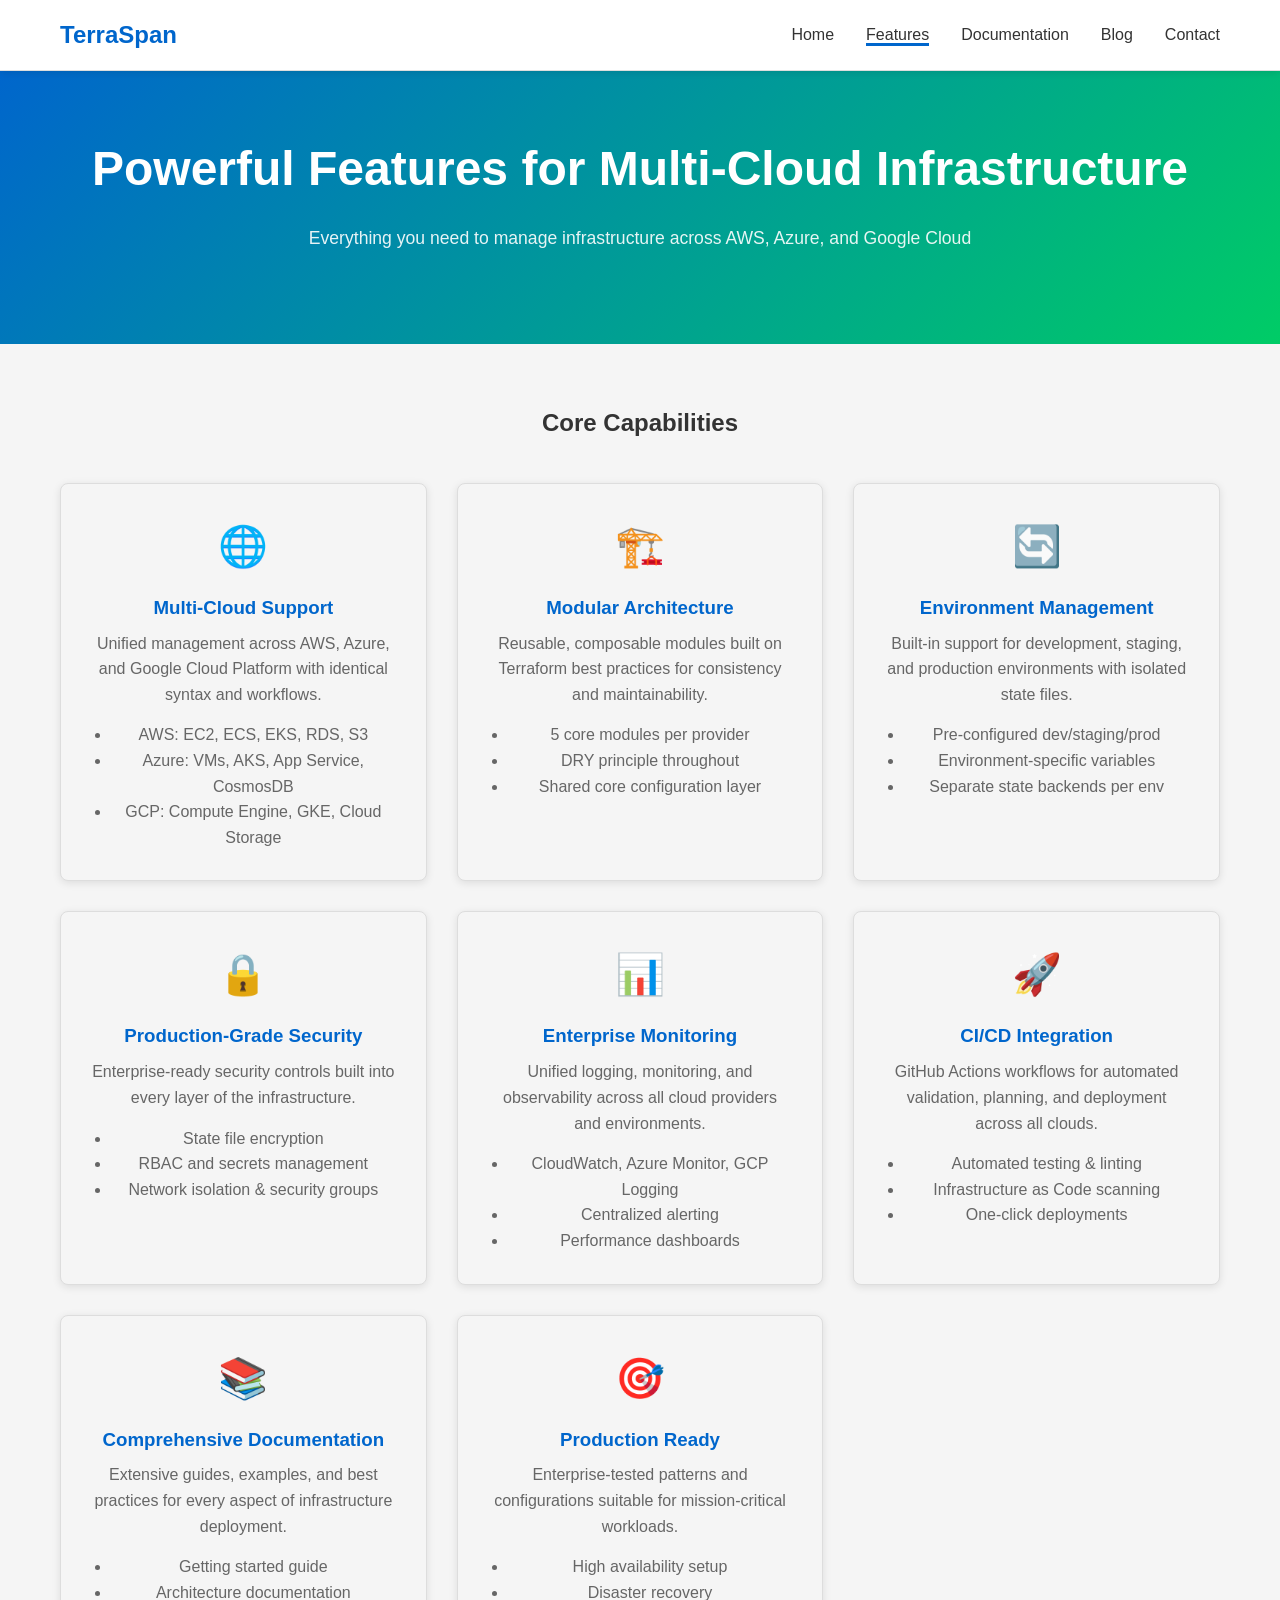
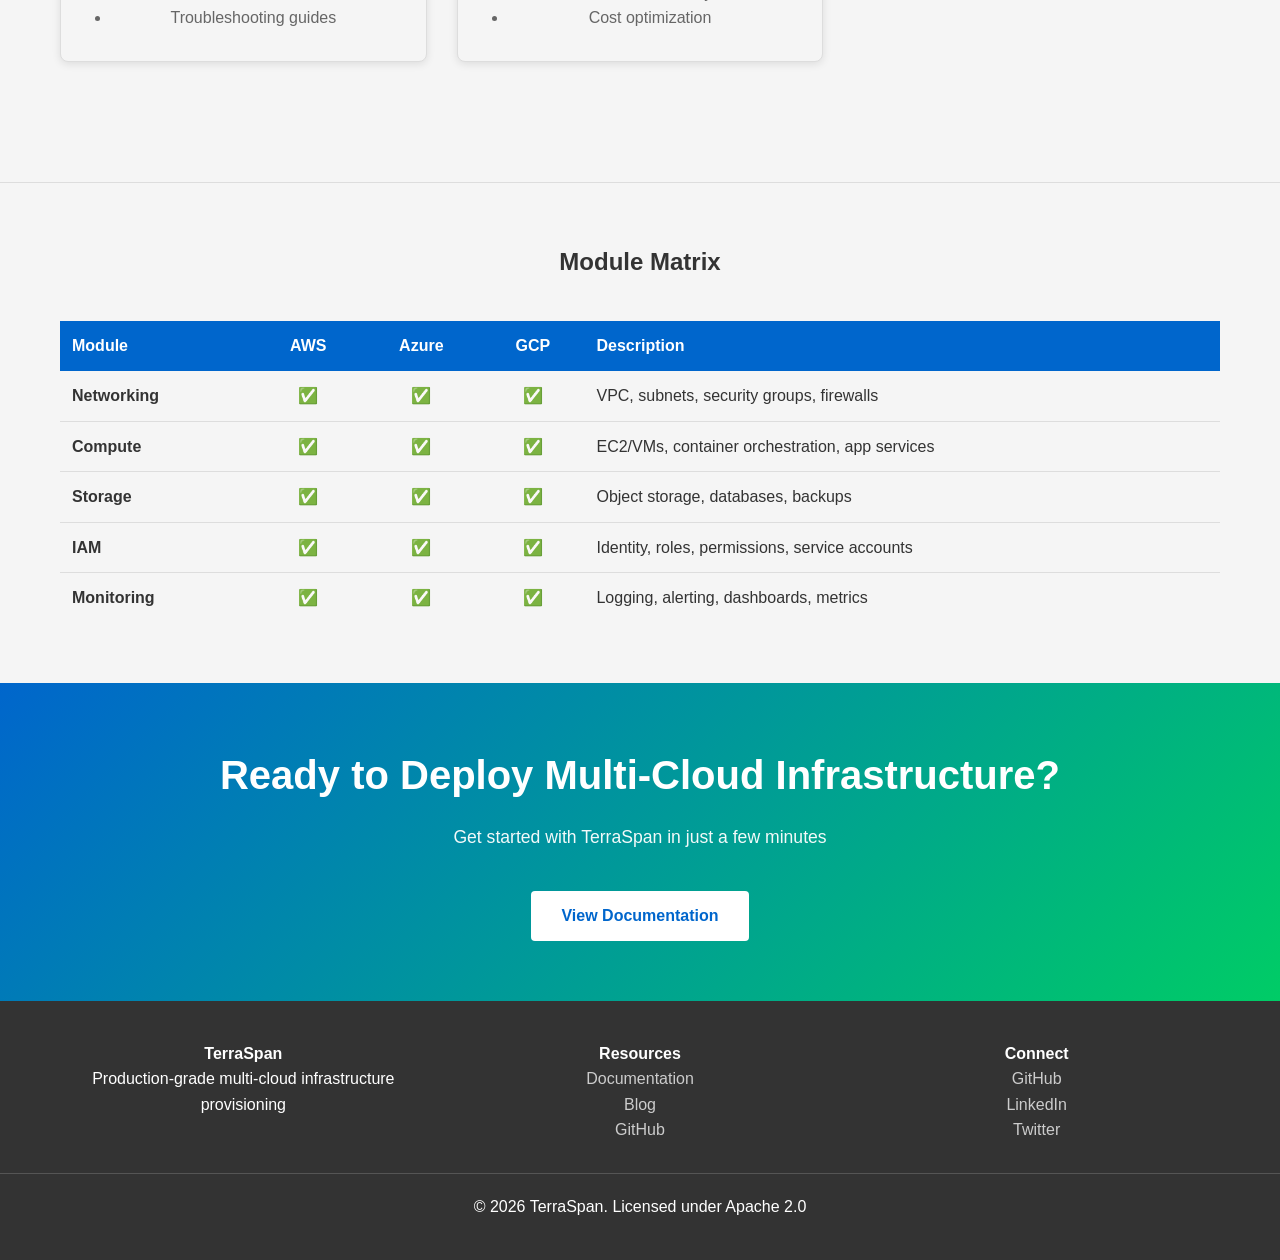
<file: website/features.html>
<!DOCTYPE html>
<html lang="en">
<head>
    <meta charset="UTF-8">
    <meta name="viewport" content="width=device-width, initial-scale=1.0">
    <title>Features - TerraSpan</title>
    <meta name="description" content="TerraSpan features: multi-cloud support, modular architecture, CI/CD integration">
    <link rel="stylesheet" href="css/style.css">
</head>
<body>
    <nav class="navbar">
        <div class="container">
            <div class="logo"><a href="index.html" style="text-decoration: none; color: inherit;">TerraSpan</a></div>
            <ul class="nav-links">
                <li><a href="index.html">Home</a></li>
                <li><a href="features.html">Features</a></li>
                <li><a href="docs.html">Documentation</a></li>
                <li><a href="blog.html">Blog</a></li>
                <li><a href="contact.html">Contact</a></li>
            </ul>
        </div>
    </nav>

    <section class="hero" style="padding: 60px 0; background: linear-gradient(135deg, #0066cc 0%, #00cc66 100%);">
        <div class="container" style="color: white; text-align: center;">
            <h1>Powerful Features for Multi-Cloud Infrastructure</h1>
            <p style="font-size: 1.1em; opacity: 0.9;">Everything you need to manage infrastructure across AWS, Azure, and Google Cloud</p>
        </div>
    </section>

    <section style="padding: 60px 0;">
        <div class="container">
            <h2 style="text-align: center; margin-bottom: 40px;">Core Capabilities</h2>
            <div class="feature-grid" style="display: grid; grid-template-columns: repeat(auto-fit, minmax(300px, 1fr)); gap: 30px; margin-bottom: 60px;">
                
                <div class="feature-card" style="padding: 30px; border: 1px solid var(--border); border-radius: 8px; background: var(--light);">
                    <div style="font-size: 2.5em; margin-bottom: 15px;">🌐</div>
                    <h3>Multi-Cloud Support</h3>
                    <p>Unified management across AWS, Azure, and Google Cloud Platform with identical syntax and workflows.</p>
                    <ul style="margin-top: 15px; margin-left: 20px; color: var(--text-light);">
                        <li>AWS: EC2, ECS, EKS, RDS, S3</li>
                        <li>Azure: VMs, AKS, App Service, CosmosDB</li>
                        <li>GCP: Compute Engine, GKE, Cloud Storage</li>
                    </ul>
                </div>

                <div class="feature-card" style="padding: 30px; border: 1px solid var(--border); border-radius: 8px; background: var(--light);">
                    <div style="font-size: 2.5em; margin-bottom: 15px;">🏗️</div>
                    <h3>Modular Architecture</h3>
                    <p>Reusable, composable modules built on Terraform best practices for consistency and maintainability.</p>
                    <ul style="margin-top: 15px; margin-left: 20px; color: var(--text-light);">
                        <li>5 core modules per provider</li>
                        <li>DRY principle throughout</li>
                        <li>Shared core configuration layer</li>
                    </ul>
                </div>

                <div class="feature-card" style="padding: 30px; border: 1px solid var(--border); border-radius: 8px; background: var(--light);">
                    <div style="font-size: 2.5em; margin-bottom: 15px;">🔄</div>
                    <h3>Environment Management</h3>
                    <p>Built-in support for development, staging, and production environments with isolated state files.</p>
                    <ul style="margin-top: 15px; margin-left: 20px; color: var(--text-light);">
                        <li>Pre-configured dev/staging/prod</li>
                        <li>Environment-specific variables</li>
                        <li>Separate state backends per env</li>
                    </ul>
                </div>

                <div class="feature-card" style="padding: 30px; border: 1px solid var(--border); border-radius: 8px; background: var(--light);">
                    <div style="font-size: 2.5em; margin-bottom: 15px;">🔒</div>
                    <h3>Production-Grade Security</h3>
                    <p>Enterprise-ready security controls built into every layer of the infrastructure.</p>
                    <ul style="margin-top: 15px; margin-left: 20px; color: var(--text-light);">
                        <li>State file encryption</li>
                        <li>RBAC and secrets management</li>
                        <li>Network isolation & security groups</li>
                    </ul>
                </div>

                <div class="feature-card" style="padding: 30px; border: 1px solid var(--border); border-radius: 8px; background: var(--light);">
                    <div style="font-size: 2.5em; margin-bottom: 15px;">📊</div>
                    <h3>Enterprise Monitoring</h3>
                    <p>Unified logging, monitoring, and observability across all cloud providers and environments.</p>
                    <ul style="margin-top: 15px; margin-left: 20px; color: var(--text-light);">
                        <li>CloudWatch, Azure Monitor, GCP Logging</li>
                        <li>Centralized alerting</li>
                        <li>Performance dashboards</li>
                    </ul>
                </div>

                <div class="feature-card" style="padding: 30px; border: 1px solid var(--border); border-radius: 8px; background: var(--light);">
                    <div style="font-size: 2.5em; margin-bottom: 15px;">🚀</div>
                    <h3>CI/CD Integration</h3>
                    <p>GitHub Actions workflows for automated validation, planning, and deployment across all clouds.</p>
                    <ul style="margin-top: 15px; margin-left: 20px; color: var(--text-light);">
                        <li>Automated testing & linting</li>
                        <li>Infrastructure as Code scanning</li>
                        <li>One-click deployments</li>
                    </ul>
                </div>

                <div class="feature-card" style="padding: 30px; border: 1px solid var(--border); border-radius: 8px; background: var(--light);">
                    <div style="font-size: 2.5em; margin-bottom: 15px;">📚</div>
                    <h3>Comprehensive Documentation</h3>
                    <p>Extensive guides, examples, and best practices for every aspect of infrastructure deployment.</p>
                    <ul style="margin-top: 15px; margin-left: 20px; color: var(--text-light);">
                        <li>Getting started guide</li>
                        <li>Architecture documentation</li>
                        <li>Troubleshooting guides</li>
                    </ul>
                </div>

                <div class="feature-card" style="padding: 30px; border: 1px solid var(--border); border-radius: 8px; background: var(--light);">
                    <div style="font-size: 2.5em; margin-bottom: 15px;">🎯</div>
                    <h3>Production Ready</h3>
                    <p>Enterprise-tested patterns and configurations suitable for mission-critical workloads.</p>
                    <ul style="margin-top: 15px; margin-left: 20px; color: var(--text-light);">
                        <li>High availability setup</li>
                        <li>Disaster recovery</li>
                        <li>Cost optimization</li>
                    </ul>
                </div>
            </div>
        </div>
    </section>

    <section style="padding: 60px 0; background: var(--light); border-top: 1px solid var(--border);">
        <div class="container">
            <h2 style="text-align: center; margin-bottom: 40px;">Module Matrix</h2>
            <div style="overflow-x: auto;">
                <table style="width: 100%; border-collapse: collapse;">
                    <thead>
                        <tr style="background: var(--primary); color: white;">
                            <th style="padding: 12px; text-align: left;">Module</th>
                            <th style="padding: 12px; text-align: center;">AWS</th>
                            <th style="padding: 12px; text-align: center;">Azure</th>
                            <th style="padding: 12px; text-align: center;">GCP</th>
                            <th style="padding: 12px; text-align: left;">Description</th>
                        </tr>
                    </thead>
                    <tbody>
                        <tr style="border-bottom: 1px solid var(--border);">
                            <td style="padding: 12px;"><strong>Networking</strong></td>
                            <td style="padding: 12px; text-align: center;">✅</td>
                            <td style="padding: 12px; text-align: center;">✅</td>
                            <td style="padding: 12px; text-align: center;">✅</td>
                            <td style="padding: 12px;">VPC, subnets, security groups, firewalls</td>
                        </tr>
                        <tr style="border-bottom: 1px solid var(--border);">
                            <td style="padding: 12px;"><strong>Compute</strong></td>
                            <td style="padding: 12px; text-align: center;">✅</td>
                            <td style="padding: 12px; text-align: center;">✅</td>
                            <td style="padding: 12px; text-align: center;">✅</td>
                            <td style="padding: 12px;">EC2/VMs, container orchestration, app services</td>
                        </tr>
                        <tr style="border-bottom: 1px solid var(--border);">
                            <td style="padding: 12px;"><strong>Storage</strong></td>
                            <td style="padding: 12px; text-align: center;">✅</td>
                            <td style="padding: 12px; text-align: center;">✅</td>
                            <td style="padding: 12px; text-align: center;">✅</td>
                            <td style="padding: 12px;">Object storage, databases, backups</td>
                        </tr>
                        <tr style="border-bottom: 1px solid var(--border);">
                            <td style="padding: 12px;"><strong>IAM</strong></td>
                            <td style="padding: 12px; text-align: center;">✅</td>
                            <td style="padding: 12px; text-align: center;">✅</td>
                            <td style="padding: 12px; text-align: center;">✅</td>
                            <td style="padding: 12px;">Identity, roles, permissions, service accounts</td>
                        </tr>
                        <tr>
                            <td style="padding: 12px;"><strong>Monitoring</strong></td>
                            <td style="padding: 12px; text-align: center;">✅</td>
                            <td style="padding: 12px; text-align: center;">✅</td>
                            <td style="padding: 12px; text-align: center;">✅</td>
                            <td style="padding: 12px;">Logging, alerting, dashboards, metrics</td>
                        </tr>
                    </tbody>
                </table>
            </div>
        </div>
    </section>

    <section class="cta" style="padding: 60px 0; background: linear-gradient(135deg, #0066cc 0%, #00cc66 100%); color: white; text-align: center;">
        <div class="container">
            <h2>Ready to Deploy Multi-Cloud Infrastructure?</h2>
            <p style="margin-bottom: 30px; font-size: 1.1em;">Get started with TerraSpan in just a few minutes</p>
            <a href="docs.html" style="display: inline-block; padding: 12px 30px; background: white; color: #0066cc; text-decoration: none; border-radius: 4px; font-weight: bold; margin-top: 10px;">View Documentation</a>
        </div>
    </section>

    <footer style="background: #333; color: white; padding: 40px 0; text-align: center;">
        <div class="container" style="display: grid; grid-template-columns: repeat(auto-fit, minmax(250px, 1fr)); gap: 30px; margin-bottom: 30px;">
            <div>
                <h4>TerraSpan</h4>
                <p>Production-grade multi-cloud infrastructure provisioning</p>
            </div>
            <div>
                <h4>Resources</h4>
                <ul style="list-style: none; padding: 0;">
                    <li><a href="docs.html" style="color: #ccc; text-decoration: none;">Documentation</a></li>
                    <li><a href="blog.html" style="color: #ccc; text-decoration: none;">Blog</a></li>
                    <li><a href="https://github.com/your-org/terraspan" style="color: #ccc; text-decoration: none;">GitHub</a></li>
                </ul>
            </div>
            <div>
                <h4>Connect</h4>
                <ul style="list-style: none; padding: 0;">
                    <li><a href="https://github.com/your-org/terraspan" style="color: #ccc; text-decoration: none;">GitHub</a></li>
                    <li><a href="https://linkedin.com/company/terraspan" style="color: #ccc; text-decoration: none;">LinkedIn</a></li>
                    <li><a href="https://twitter.com/terraspan" style="color: #ccc; text-decoration: none;">Twitter</a></li>
                </ul>
            </div>
        </div>
        <div style="border-top: 1px solid #555; padding-top: 20px;">
            <p>&copy; 2026 TerraSpan. Licensed under Apache 2.0</p>
        </div>
    </footer>

    <script src="js/main.js"></script>
</body>
</html>
</file>
<file: website/css/style.css>
/* TerraSpan Website - Main Stylesheet */

:root {
    --primary: #0066cc;
    --secondary: #00cc66;
    --accent: #ff6600;
    --dark: #1a1a1a;
    --light: #f5f5f5;
    --text: #333;
    --text-light: #666;
    --border: #ddd;
    --shadow: 0 2px 8px rgba(0, 0, 0, 0.1);
}

@media (prefers-color-scheme: dark) {
    :root {
        --dark: #ffffff;
        --light: #1a1a1a;
        --text: #f5f5f5;
        --text-light: #ccc;
        --border: #444;
    }
}

* {
    margin: 0;
    padding: 0;
    box-sizing: border-box;
}

html {
    scroll-behavior: smooth;
}

body {
    font-family: -apple-system, BlinkMacSystemFont, 'Segoe UI', Roboto, Oxygen, Ubuntu, Cantarell, sans-serif;
    color: var(--text);
    background: var(--light);
    line-height: 1.6;
}

.container {
    max-width: 1200px;
    margin: 0 auto;
    padding: 0 20px;
}

/* Navigation */
.navbar {
    background: white;
    border-bottom: 1px solid var(--border);
    position: sticky;
    top: 0;
    z-index: 100;
    box-shadow: var(--shadow);
}

.navbar .container {
    display: flex;
    justify-content: space-between;
    align-items: center;
    padding: 1rem 20px;
}

.logo {
    font-size: 1.5rem;
    font-weight: bold;
    color: var(--primary);
}

.nav-links {
    display: flex;
    list-style: none;
    gap: 2rem;
}

.nav-links a {
    text-decoration: none;
    color: var(--text);
    transition: color 0.3s;
}

.nav-links a:hover {
    color: var(--primary);
}

/* Hero Section */
.hero {
    background: linear-gradient(135deg, var(--primary) 0%, var(--secondary) 100%);
    color: white;
    padding: 100px 0;
    text-align: center;
}

.hero h1 {
    font-size: 3rem;
    margin-bottom: 1rem;
}

.hero p {
    font-size: 1.25rem;
    margin-bottom: 2rem;
    opacity: 0.95;
}

.hero-buttons {
    display: flex;
    gap: 1rem;
    justify-content: center;
}

/* Buttons */
.btn {
    display: inline-block;
    padding: 0.75rem 1.5rem;
    border-radius: 4px;
    text-decoration: none;
    font-weight: 600;
    transition: all 0.3s;
    border: none;
    cursor: pointer;
}

.btn-primary {
    background: var(--primary);
    color: white;
}

.btn-primary:hover {
    background: #0052a3;
    transform: translateY(-2px);
    box-shadow: var(--shadow);
}

.btn-secondary {
    background: white;
    color: var(--primary);
    border: 2px solid white;
}

.btn-secondary:hover {
    background: transparent;
    color: white;
}

.btn-large {
    padding: 1rem 2rem;
    font-size: 1.1rem;
}

/* Features Section */
.features {
    padding: 60px 0;
}

.features h2 {
    text-align: center;
    font-size: 2rem;
    margin-bottom: 3rem;
}

.feature-grid {
    display: grid;
    grid-template-columns: repeat(auto-fit, minmax(300px, 1fr));
    gap: 2rem;
}

.feature-card {
    background: white;
    padding: 2rem;
    border-radius: 8px;
    box-shadow: var(--shadow);
    text-align: center;
    transition: transform 0.3s;
}

.feature-card:hover {
    transform: translateY(-4px);
    box-shadow: 0 4px 16px rgba(0, 0, 0, 0.15);
}

.feature-icon {
    font-size: 3rem;
    margin-bottom: 1rem;
}

.feature-card h3 {
    margin-bottom: 0.5rem;
    color: var(--primary);
}

.feature-card p {
    color: var(--text-light);
}

/* Cloud Providers Section */
.cloud-providers {
    padding: 60px 0;
    background: var(--light);
}

.cloud-providers h2 {
    text-align: center;
    font-size: 2rem;
    margin-bottom: 3rem;
}

.provider-grid {
    display: grid;
    grid-template-columns: repeat(auto-fit, minmax(250px, 1fr));
    gap: 2rem;
}

.provider {
    background: white;
    padding: 2rem;
    border-radius: 8px;
    border-left: 4px solid var(--primary);
}

.provider h3 {
    color: var(--primary);
    margin-bottom: 1rem;
}

.provider ul {
    list-style: none;
}

.provider li {
    padding: 0.5rem 0;
    color: var(--text-light);
}

.provider li:before {
    content: "✓ ";
    color: var(--secondary);
    font-weight: bold;
    margin-right: 0.5rem;
}

/* CTA Section */
.cta {
    background: linear-gradient(135deg, var(--primary) 0%, var(--accent) 100%);
    color: white;
    padding: 80px 0;
    text-align: center;
}

.cta h2 {
    font-size: 2.5rem;
    margin-bottom: 1rem;
}

.cta p {
    font-size: 1.1rem;
    margin-bottom: 2rem;
    opacity: 0.95;
}

/* Footer */
footer {
    background: var(--dark);
    color: white;
    padding: 60px 0 20px;
}

.footer-content {
    display: grid;
    grid-template-columns: repeat(auto-fit, minmax(250px, 1fr));
    gap: 2rem;
    margin-bottom: 2rem;
}

.footer-section h4 {
    margin-bottom: 1rem;
}

.footer-section ul {
    list-style: none;
}

.footer-section a {
    color: rgba(255, 255, 255, 0.7);
    text-decoration: none;
    transition: color 0.3s;
}

.footer-section a:hover {
    color: white;
}

.footer-bottom {
    text-align: center;
    padding-top: 2rem;
    border-top: 1px solid rgba(255, 255, 255, 0.1);
    opacity: 0.8;
}

/* Responsive */
@media (max-width: 768px) {
    .hero h1 {
        font-size: 2rem;
    }

    .nav-links {
        gap: 1rem;
        font-size: 0.9rem;
    }

    .hero-buttons {
        flex-direction: column;
        align-items: center;
    }

    .btn {
        width: 100%;
    }
}
</file>
